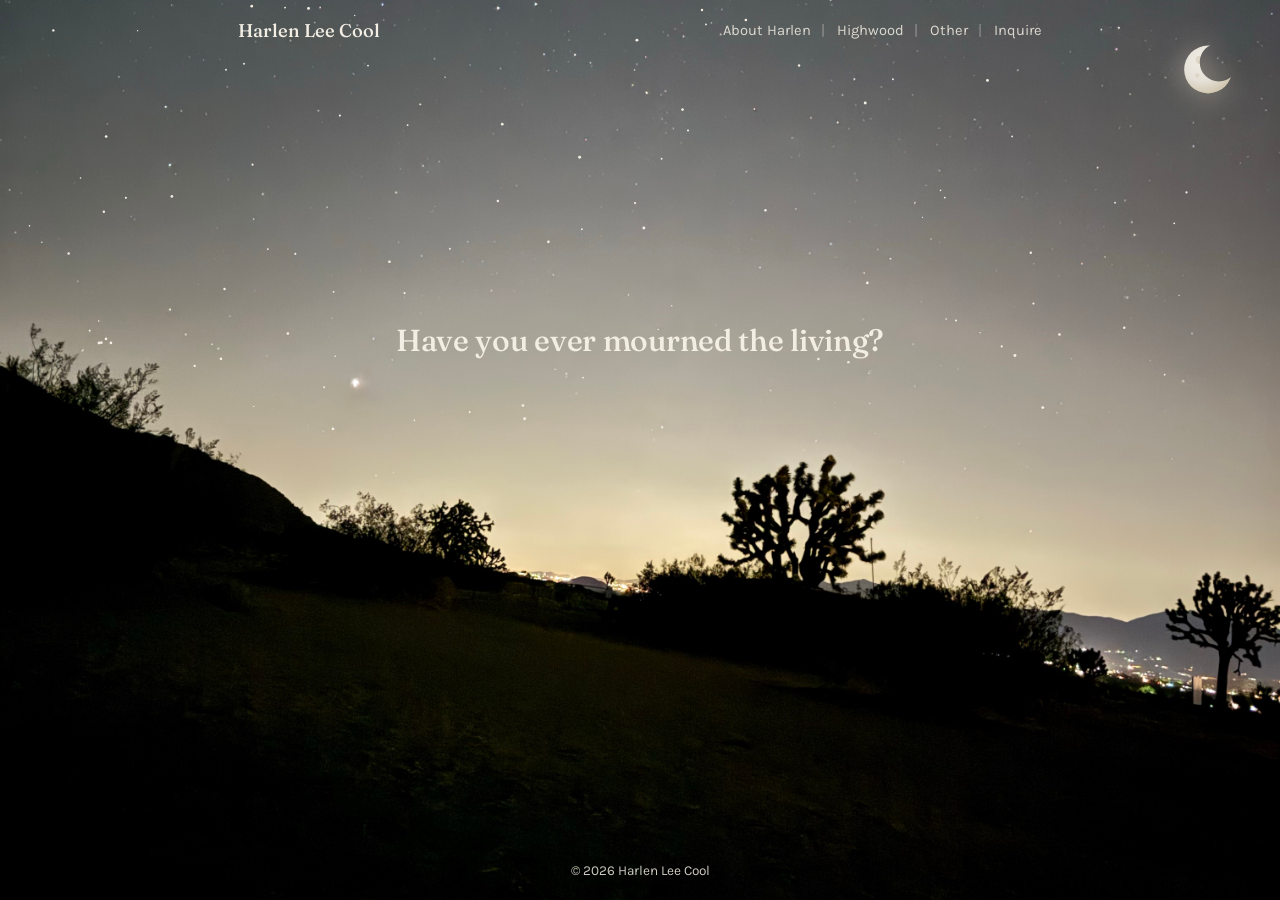
<file: index.html>
<!DOCTYPE html>
<html lang="en">
<head>
<meta charset="UTF-8">
<meta name="viewport" content="width=device-width, initial-scale=1.0">
<title>Harlen Lee Cool</title>
<link rel="preconnect" href="https://fonts.googleapis.com">
<link rel="preconnect" href="https://fonts.gstatic.com" crossorigin>
<link href="https://fonts.googleapis.com/css2?family=Fraunces:ital,opsz,wght@0,9..144,300;0,9..144,400;0,9..144,500;0,9..144,600;1,9..144,400;1,9..144,500&family=Karla:ital,wght@0,400;0,500;0,600;1,400&family=Caveat:wght@500;600&display=swap" rel="stylesheet">
<link rel="stylesheet" href="styles.css">
</head>
<body class="home">
<nav>
  <div class="wrap">
    <a class="brand" href="index.html">Harlen Lee Cool</a>
    <button class="navtoggle" id="navToggle" aria-label="Open menu" aria-expanded="false">&#9776;</button>
    <ul class="navlinks" id="navLinks">
      <li><a href="about.html">About Harlen</a></li>
      <li><a href="highwood.html">Highwood</a></li>
      <li><a href="other.html">Other</a></li>
      <li><a href="inquire.html">Inquire</a></li>
    </ul>
  </div>
</nav>
<header class="hero">
  <svg class="hero-moon" viewBox="0 0 56 56" fill="none" xmlns="http://www.w3.org/2000/svg" aria-hidden="true">
    <defs>
      <radialGradient id="moonShade" cx="38%" cy="32%" r="75%">
        <stop offset="0%" stop-color="#fffaf0"/>
        <stop offset="55%" stop-color="var(--paper)"/>
        <stop offset="100%" stop-color="#d8cbb0"/>
      </radialGradient>
    </defs>
    <mask id="heroMoonMask">
      <rect width="56" height="56" fill="#fff"/>
      <circle cx="35" cy="22" r="16" fill="#000"/>
    </mask>
    <g mask="url(#heroMoonMask)">
      <circle cx="26" cy="28" r="20" fill="url(#moonShade)"/>
      <circle cx="19" cy="20" r="3.4" fill="#c9bc9e" opacity="0.35"/>
      <circle cx="30" cy="34" r="2.4" fill="#c9bc9e" opacity="0.3"/>
      <circle cx="17" cy="33" r="1.8" fill="#c9bc9e" opacity="0.3"/>
      <circle cx="33" cy="22" r="1.5" fill="#c9bc9e" opacity="0.28"/>
    </g>
  </svg>
  <svg class="hero-stars-full" viewBox="0 0 960 720" preserveAspectRatio="xMidYMid slice" fill="none" xmlns="http://www.w3.org/2000/svg" aria-hidden="true">
    <g fill="var(--paper)">
      <circle class="twinkle" cx="168.4" cy="239.2" r="0.9" style="animation-delay:1.6s"/>
      <circle class="twinkle" cx="215.9" cy="272.6" r="1.0" style="animation-delay:1.7s"/>
      <circle class="twinkle" cx="484.7" cy="91.7" r="0.5" style="animation-delay:1.2s"/>
      <circle class="twinkle" cx="559.4" cy="37.5" r="1.0" style="animation-delay:0.8s"/>
      <circle class="twinkle" cx="231.4" cy="28.8" r="1.1" style="animation-delay:2.4s"/>
      <circle class="twinkle" cx="828.8" cy="215.2" r="0.5" style="animation-delay:1.1s"/>
      <circle class="twinkle" cx="477.7" cy="52.6" r="1.1" style="animation-delay:1.2s"/>
      <circle class="twinkle" cx="159.0" cy="280.7" r="0.6" style="animation-delay:3.1s"/>
      <circle class="twinkle" cx="436.4" cy="194.4" r="0.7" style="animation-delay:1.6s"/>
      <circle class="twinkle" cx="188.8" cy="27.1" r="1.0" style="animation-delay:0.8s"/>
      <circle class="twinkle" cx="740.6" cy="82.8" r="1.1" style="animation-delay:3.0s"/>
      <circle class="twinkle" cx="717.0" cy="262.9" r="0.8" style="animation-delay:2.4s"/>
      <circle class="twinkle" cx="128.9" cy="169.8" r="1.0" style="animation-delay:0.7s"/>
      <circle class="twinkle" cx="873.5" cy="303.5" r="0.7" style="animation-delay:1.2s"/>
      <circle class="twinkle" cx="434.7" cy="140.4" r="1.1" style="animation-delay:1.3s"/>
      <circle class="twinkle" cx="40.0" cy="45.3" r="0.9" style="animation-delay:3.3s"/>
      <circle class="twinkle" cx="476.3" cy="174.8" r="0.8" style="animation-delay:2.5s"/>
      <circle class="twinkle" cx="221.5" cy="212.9" r="0.8" style="animation-delay:2.1s"/>
      <circle class="twinkle" cx="183.0" cy="70.3" r="0.7" style="animation-delay:3.1s"/>
      <circle class="twinkle" cx="337.4" cy="209.1" r="0.7" style="animation-delay:0.3s"/>
      <circle class="twinkle" cx="76.0" cy="279.5" r="1.0" style="animation-delay:1.2s"/>
      <circle class="twinkle" cx="650.5" cy="234.7" r="1.0" style="animation-delay:3.2s"/>
      <circle class="twinkle" cx="393.5" cy="336.5" r="1.1" style="animation-delay:1.9s"/>
      <circle class="twinkle" cx="836.3" cy="174.5" r="0.7" style="animation-delay:0.8s"/>
      <circle class="twinkle" cx="79.5" cy="276.7" r="1.0" style="animation-delay:1.6s"/>
      <circle class="twinkle" cx="254.9" cy="109.2" r="0.8" style="animation-delay:0.6s"/>
      <circle class="twinkle" cx="79.6" cy="124.9" r="1.0" style="animation-delay:3.2s"/>
      <circle class="twinkle" cx="708.6" cy="170.7" r="0.7" style="animation-delay:3.2s"/>
      <circle class="twinkle" cx="503.8" cy="251.8" r="0.5" style="animation-delay:0.7s"/>
      <circle class="twinkle" cx="794.6" cy="273.4" r="1.0" style="animation-delay:2.0s"/>
      <circle class="twinkle" cx="411.3" cy="203.9" r="1.0" style="animation-delay:1.0s"/>
      <circle class="twinkle" cx="511.9" cy="104.7" r="1.0" style="animation-delay:0.0s"/>
      <circle class="twinkle" cx="652.3" cy="325.0" r="0.5" style="animation-delay:2.0s"/>
      <circle class="twinkle" cx="613.8" cy="291.8" r="0.9" style="animation-delay:0.8s"/>
      <circle class="twinkle" cx="392.2" cy="326.6" r="1.0" style="animation-delay:0.4s"/>
      <circle class="twinkle" cx="103.2" cy="45.5" r="0.5" style="animation-delay:1.5s"/>
      <circle class="twinkle" cx="146.0" cy="296.9" r="0.9" style="animation-delay:0.4s"/>
      <circle class="twinkle" cx="516.0" cy="120.4" r="0.8" style="animation-delay:0.7s"/>
      <circle class="twinkle" cx="169.5" cy="74.8" r="0.7" style="animation-delay:2.3s"/>
      <circle class="twinkle" cx="526.5" cy="30.0" r="0.9" style="animation-delay:2.9s"/>
      <circle class="twinkle" cx="735.1" cy="272.0" r="0.5" style="animation-delay:1.5s"/>
      <circle class="twinkle" cx="74.0" cy="263.3" r="0.6" style="animation-delay:2.3s"/>
      <circle class="twinkle" cx="250.2" cy="241.4" r="0.7" style="animation-delay:0.1s"/>
      <circle class="twinkle" cx="376.7" cy="115.6" r="1.0" style="animation-delay:1.0s"/>
      <circle class="twinkle" cx="482.9" cy="193.5" r="1.1" style="animation-delay:0.3s"/>
      <circle class="twinkle" cx="574.1" cy="180.2" r="0.9" style="animation-delay:3.2s"/>
      <circle class="twinkle" cx="303.4" cy="242.3" r="0.8" style="animation-delay:1.9s"/>
      <circle class="twinkle" cx="74.3" cy="279.8" r="1.1" style="animation-delay:1.2s"/>
      <circle class="twinkle" cx="310.8" cy="337.8" r="0.6" style="animation-delay:0.3s"/>
      <circle class="twinkle" cx="83.2" cy="279.7" r="1.0" style="animation-delay:1.5s"/>
      <circle class="twinkle" cx="592.9" cy="21.4" r="0.9" style="animation-delay:1.5s"/>
      <circle class="twinkle" cx="496.2" cy="141.6" r="0.7" style="animation-delay:0.7s"/>
      <circle class="twinkle" cx="60.4" cy="156.0" r="0.6" style="animation-delay:2.3s"/>
      <circle class="twinkle" cx="775.1" cy="250.2" r="0.8" style="animation-delay:0.8s"/>
      <circle class="twinkle" cx="373.4" cy="173.2" r="0.9" style="animation-delay:3.2s"/>
      <circle class="twinkle" cx="94.4" cy="170.9" r="0.8" style="animation-delay:2.4s"/>
      <circle class="twinkle" cx="843.2" cy="268.3" r="0.9" style="animation-delay:2.5s"/>
      <circle class="twinkle" cx="636.3" cy="294.1" r="0.9" style="animation-delay:2.3s"/>
      <circle class="twinkle" cx="243.1" cy="312.9" r="0.7" style="animation-delay:2.0s"/>
      <circle class="twinkle" cx="782.1" cy="328.2" r="1.1" style="animation-delay:0.0s"/>
      <circle class="twinkle" cx="305.7" cy="116.3" r="0.7" style="animation-delay:0.5s"/>
      <circle class="twinkle" cx="529.5" cy="40.8" r="0.7" style="animation-delay:3.1s"/>
      <circle class="twinkle" cx="705.4" cy="165.3" r="0.6" style="animation-delay:3.2s"/>
      <circle class="twinkle" cx="669.7" cy="81.9" r="0.7" style="animation-delay:2.1s"/>
      <circle class="twinkle" cx="648.9" cy="99.8" r="1.1" style="animation-delay:1.1s"/>
      <circle class="twinkle" cx="251.4" cy="289.7" r="0.6" style="animation-delay:2.2s"/>
      <circle class="twinkle" cx="200.9" cy="209.3" r="0.7" style="animation-delay:1.3s"/>
      <circle class="twinkle" cx="889.9" cy="166.8" r="0.8" style="animation-delay:2.0s"/>
      <circle class="twinkle" cx="276.0" cy="71.7" r="0.7" style="animation-delay:0.9s"/>
      <circle class="twinkle" cx="190.3" cy="327.3" r="0.5" style="animation-delay:2.7s"/>
      <circle class="twinkle" cx="884.3" cy="244.0" r="0.5" style="animation-delay:1.7s"/>
      <circle class="twinkle" cx="51.5" cy="212.6" r="0.9" style="animation-delay:0.8s"/>
      <circle class="twinkle" cx="22.1" cy="191.9" r="0.6" style="animation-delay:1.0s"/>
      <circle class="twinkle" cx="437.3" cy="305.7" r="0.7" style="animation-delay:0.4s"/>
      <circle class="twinkle" cx="751.3" cy="282.3" r="0.8" style="animation-delay:0.2s"/>
      <circle class="twinkle" cx="189.4" cy="146.0" r="0.8" style="animation-delay:0.7s"/>
      <circle class="twinkle" cx="761.2" cy="289.1" r="1.1" style="animation-delay:2.9s"/>
      <circle class="twinkle" cx="31.4" cy="204.2" r="0.5" style="animation-delay:3.0s"/>
      <circle class="twinkle" cx="709.6" cy="261.8" r="0.6" style="animation-delay:0.2s"/>
      <circle class="twinkle" cx="773.1" cy="212.1" r="0.9" style="animation-delay:1.6s"/>
      <circle class="twinkle" cx="759.1" cy="124.8" r="0.7" style="animation-delay:1.2s"/>
      <circle class="twinkle" cx="292.1" cy="218.8" r="1.0" style="animation-delay:0.2s"/>
      <circle class="twinkle" cx="77.9" cy="181.3" r="0.9" style="animation-delay:0.6s"/>
      <circle class="twinkle" cx="266.0" cy="34.1" r="0.5" style="animation-delay:1.6s"/>
      <circle class="twinkle" cx="648.1" cy="227.3" r="0.6" style="animation-delay:0.3s"/>
      <circle class="twinkle" cx="880.7" cy="190.0" r="0.7" style="animation-delay:2.3s"/>
      <circle class="twinkle" cx="691.9" cy="185.5" r="0.5" style="animation-delay:2.7s"/>
      <circle class="twinkle" cx="213.8" cy="28.2" r="0.7" style="animation-delay:1.8s"/>
      <circle class="twinkle" cx="599.3" cy="71.6" r="0.9" style="animation-delay:1.6s"/>
      <circle class="twinkle" cx="165.7" cy="291.6" r="1.0" style="animation-delay:3.0s"/>
    </g>
  </svg>
  <svg class="hero-scene" viewBox="0 0 960 540" preserveAspectRatio="none" fill="none" xmlns="http://www.w3.org/2000/svg" aria-hidden="true">
    <defs>
      <linearGradient id="taperLeft" x1="80" y1="0" x2="270" y2="0" gradientUnits="userSpaceOnUse">
      <stop offset="0%" stop-color="#fff" stop-opacity="0"/>
      <stop offset="18%" stop-color="#fff" stop-opacity="1"/>
      <stop offset="82%" stop-color="#fff" stop-opacity="1"/>
      <stop offset="100%" stop-color="#fff" stop-opacity="0"/>
    </linearGradient>
    <mask id="taperLeftMask"><rect x="0" y="0" width="960" height="540" fill="url(#taperLeft)"/></mask>
  
    <linearGradient id="taperCenter" x1="700" y1="0" x2="850" y2="0" gradientUnits="userSpaceOnUse">
      <stop offset="0%" stop-color="#fff" stop-opacity="0"/>
      <stop offset="18%" stop-color="#fff" stop-opacity="1"/>
      <stop offset="82%" stop-color="#fff" stop-opacity="1"/>
      <stop offset="100%" stop-color="#fff" stop-opacity="0"/>
    </linearGradient>
    <mask id="taperCenterMask"><rect x="0" y="0" width="960" height="540" fill="url(#taperCenter)"/></mask>
    </defs>

        <g mask="url(#taperLeftMask)">
      <path class="wind-draw" pathLength="100" d="M80 170 Q140 163 200 170 Q235 175 270 168" stroke="#f3eee4" stroke-width="1" fill="none" stroke-linecap="round" opacity="0.4" style="animation-delay:0s;"/>
      <path class="wind-draw" pathLength="100" d="M80 180 Q140 173 200 180 Q235 185 270 178" stroke="#f3eee4" stroke-width="1" fill="none" stroke-linecap="round" opacity="0.32" style="animation-delay:0.4s;"/>
    </g>

    <g mask="url(#taperCenterMask)">
      <path class="wind-draw" pathLength="100" d="M700 248 Q740 241 780 248 Q815 254 850 246" stroke="#f3eee4" stroke-width="1" fill="none" stroke-linecap="round" opacity="0.36" style="animation-delay:8.4s;"/>
    </g>
    </svg>
    <div class="wrap">
    <h1><span class="letter" style="animation-delay:3.000s">H</span><span class="letter" style="animation-delay:3.094s">a</span><span class="letter" style="animation-delay:3.188s">v</span><span class="letter" style="animation-delay:3.281s">e</span> <span class="letter" style="animation-delay:3.469s">y</span><span class="letter" style="animation-delay:3.562s">o</span><span class="letter" style="animation-delay:3.656s">u</span> <span class="letter" style="animation-delay:3.844s">e</span><span class="letter" style="animation-delay:3.938s">v</span><span class="letter" style="animation-delay:4.031s">e</span><span class="letter" style="animation-delay:4.125s">r</span> <span class="letter" style="animation-delay:4.312s">m</span><span class="letter" style="animation-delay:4.406s">o</span><span class="letter" style="animation-delay:4.500s">u</span><span class="letter" style="animation-delay:4.594s">r</span><span class="letter" style="animation-delay:4.688s">n</span><span class="letter" style="animation-delay:4.781s">e</span><span class="letter" style="animation-delay:4.875s">d</span> <span class="letter" style="animation-delay:5.062s">t</span><span class="letter" style="animation-delay:5.156s">h</span><span class="letter" style="animation-delay:5.250s">e</span> <span class="letter" style="animation-delay:5.438s">l</span><span class="letter" style="animation-delay:5.531s">i</span><span class="letter" style="animation-delay:5.625s">v</span><span class="letter" style="animation-delay:5.719s">i</span><span class="letter" style="animation-delay:5.812s">n</span><span class="letter" style="animation-delay:5.906s">g</span><span class="letter" style="animation-delay:6.000s">?</span></h1>
  </div>
</header>

<footer>
  <div class="wrap" style="display:flex; justify-content:center; align-items:center; width:100%;">
    <span>&copy; 2026 Harlen Lee Cool</span>
  </div>
</footer>
<script src="script.js"></script>
</body>
</html>
</file>
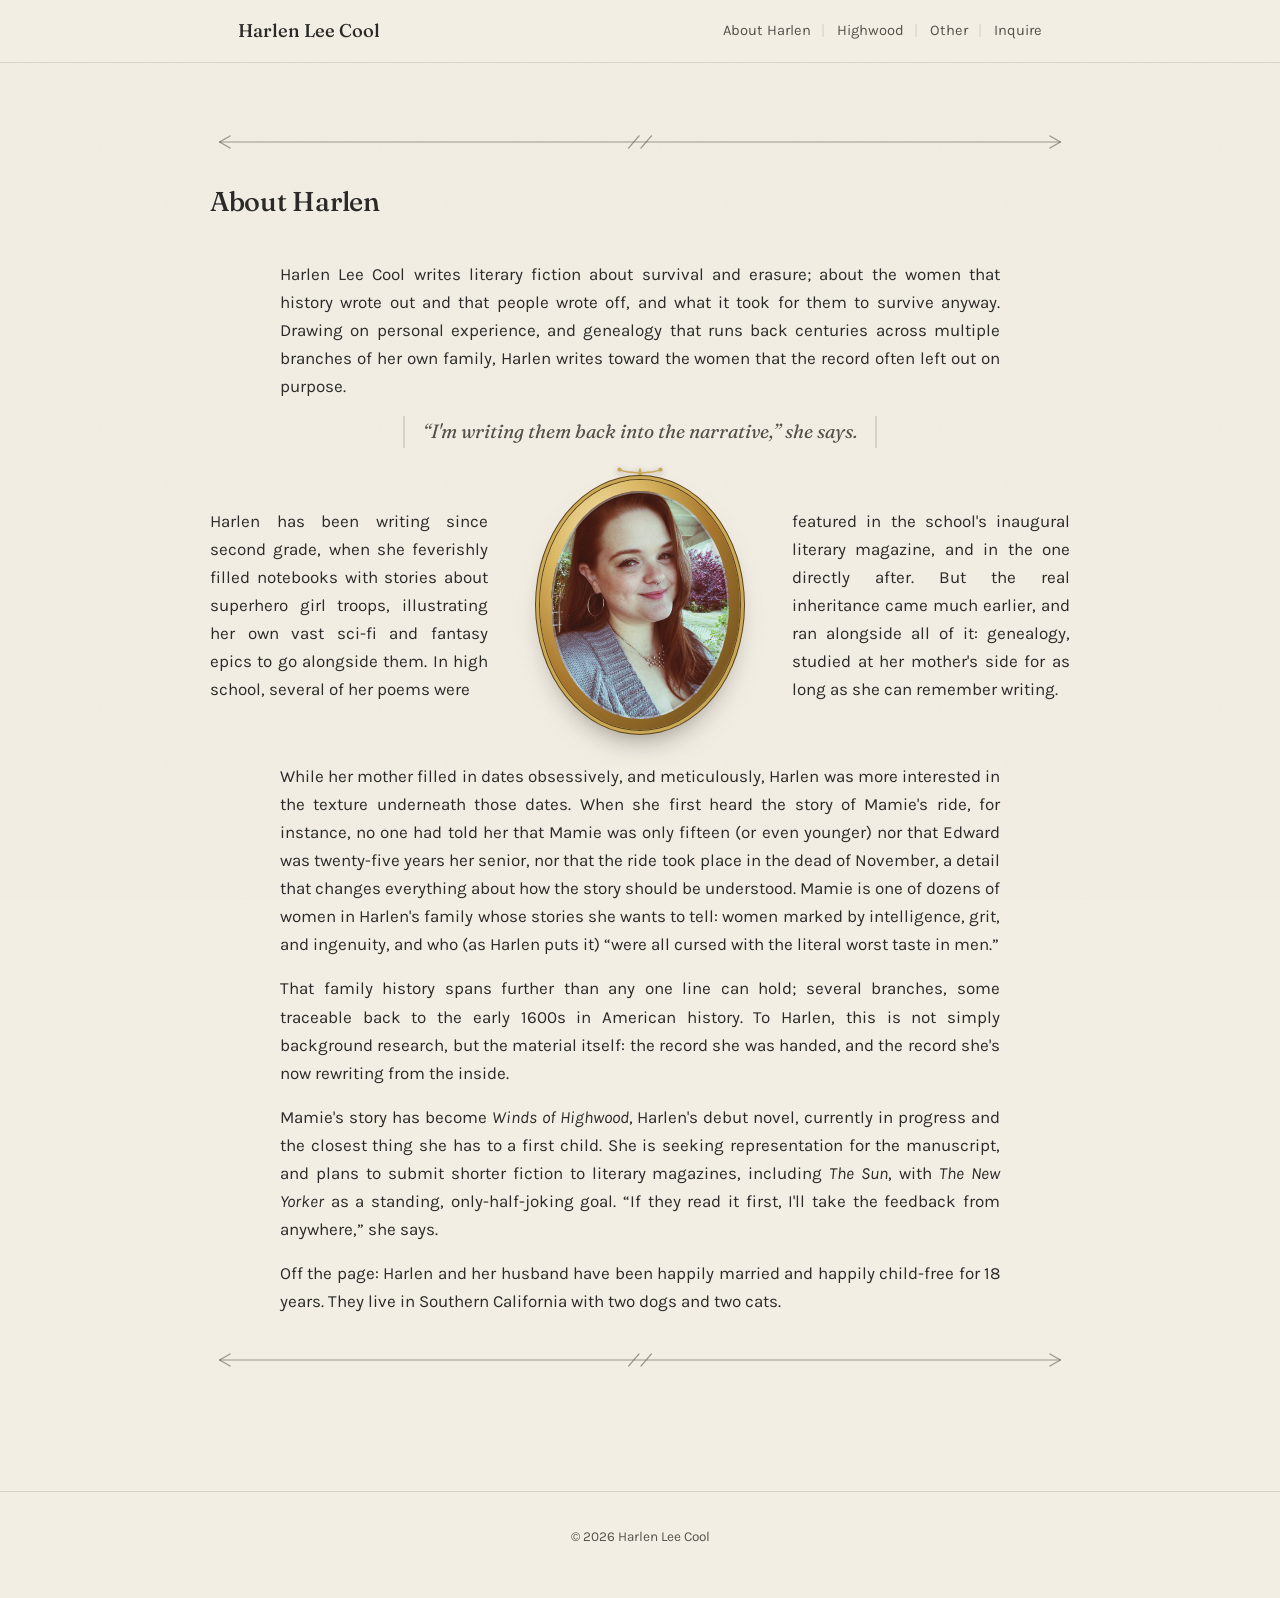
<file: about.html>
<!DOCTYPE html>
<html lang="en">
<head>
<meta charset="UTF-8">
<meta name="viewport" content="width=device-width, initial-scale=1.0">
<title>About Harlen &mdash; Harlen Lee Cool</title>
<link rel="preconnect" href="https://fonts.googleapis.com">
<link rel="preconnect" href="https://fonts.gstatic.com" crossorigin>
<link href="https://fonts.googleapis.com/css2?family=Fraunces:ital,opsz,wght@0,9..144,300;0,9..144,400;0,9..144,500;0,9..144,600;1,9..144,400;1,9..144,500&family=Karla:ital,wght@0,400;0,500;0,600;1,400&family=Caveat:wght@500;600&display=swap" rel="stylesheet">
<link rel="stylesheet" href="styles.css">
</head>
<body>
<nav>
  <div class="wrap">
    <a class="brand" href="index.html">Harlen Lee Cool</a>
    <button class="navtoggle" id="navToggle" aria-label="Open menu" aria-expanded="false">&#9776;</button>
    <ul class="navlinks" id="navLinks">
      <li><a href="about.html">About Harlen</a></li>
      <li><a href="highwood.html">Highwood</a></li>
      <li><a href="other.html">Other</a></li>
      <li><a href="inquire.html">Inquire</a></li>
    </ul>
  </div>
</nav>
<section class="section">
  <div class="wrap page-content">
    <div class="arrow-divider" aria-hidden="true">
      <svg viewBox="0 0 900 30" preserveAspectRatio="none" xmlns="http://www.w3.org/2000/svg">
        <line x1="10" y1="15" x2="890" y2="15" stroke="var(--ink-soft)" stroke-width="1.4" stroke-linecap="round" opacity="0.55"/>
        <path d="M10 15 L21 8 M10 15 L21 22" stroke="var(--ink-soft)" stroke-width="1.4" fill="none" stroke-linecap="round" opacity="0.55"/>
        <path d="M890 15 L879 8 M890 15 L879 22" stroke="var(--ink-soft)" stroke-width="1.4" fill="none" stroke-linecap="round" opacity="0.55"/>
        <line x1="438" y1="22" x2="449" y2="8" stroke="var(--ink-soft)" stroke-width="1.4" stroke-linecap="round" opacity="0.55"/>
        <line x1="451" y1="22" x2="462" y2="8" stroke="var(--ink-soft)" stroke-width="1.4" stroke-linecap="round" opacity="0.55"/>
      </svg>
    </div>
    <div class="section-head reveal">
      <h2>About Harlen</h2>
    </div>
    <div class="about-intro reveal">
      <p>
        Harlen Lee Cool writes literary fiction about survival and erasure; about the women that
        history wrote out and that people wrote off, and what it took for them to survive anyway.
        Drawing on personal experience, and genealogy that runs back centuries across multiple
        branches of her own family, Harlen writes toward the women that the record often left out
        on purpose.
      </p>
      <p class="pull-quote">&ldquo;I'm writing them back into the narrative,&rdquo; she says.</p>
    </div>

    <div class="about-mid-grid reveal">
      <div class="about-text-left">
        <p>
          Harlen has been writing since second grade, when she feverishly filled notebooks with
          stories about superhero girl troops, illustrating her own vast sci-fi and fantasy epics to
          go alongside them. In high school, several of her poems were
        </p>
      </div>

      <figure class="about-photo">
        <svg class="flourish" viewBox="0 0 60 24" fill="none" xmlns="http://www.w3.org/2000/svg" aria-hidden="true">
          <path d="M30 22 C30 14 26 10 30 4 C34 10 30 14 30 22 Z" fill="currentColor"/>
          <path d="M30 10 C22 8 16 10 8 6 M30 10 C38 8 44 10 52 6" stroke="currentColor" stroke-width="1.6" stroke-linecap="round" fill="none"/>
          <circle cx="8" cy="6" r="2.2" fill="currentColor"/>
          <circle cx="52" cy="6" r="2.2" fill="currentColor"/>
        </svg>
        <div class="frame">
          <img src="photo.jpg" alt="Harlen Lee Cool" class="photo-slot" style="object-fit:cover; padding:0; width:100%; height:100%;">
        </div>
      </figure>

      <div class="about-text-right">
        <p>
          featured in the school's inaugural literary magazine, and in the one directly after.
          But the real inheritance came much earlier, and ran alongside all of it: genealogy, studied
          at her mother's side for as long as she can remember writing.
        </p>
      </div>
    </div>

    <div class="about-outro reveal">
      <p>
        While her mother filled in dates obsessively, and meticulously, Harlen was more interested in
        the texture underneath those dates. When she first heard the story of Mamie's ride, for
        instance, no one had told her that Mamie was only fifteen (or even younger) nor that Edward
        was twenty-five years her senior, nor that the ride took place in the dead of November, a
        detail that changes everything about how the story should be understood. Mamie is one of
        dozens of women in Harlen's family whose stories she wants to tell: women marked by
        intelligence, grit, and ingenuity, and who (as Harlen puts it) &ldquo;were all cursed with the
        literal worst taste in men.&rdquo;
      </p>
      <p>
        That family history spans further than any one line can hold; several branches, some
        traceable back to the early 1600s in American history. To Harlen, this is not simply
        background research, but the material itself: the record she was handed, and the record
        she's now rewriting from the inside.
      </p>
      <p>
        Mamie's story has become <em>Winds of Highwood</em>, Harlen's debut novel, currently in
        progress and the closest thing she has to a first child. She is seeking representation for
        the manuscript, and plans to submit shorter fiction to literary magazines, including
        <em>The Sun</em>, with <em>The New Yorker</em> as a standing, only-half-joking goal.
        &ldquo;If they read it first, I'll take the feedback from anywhere,&rdquo; she says.
      </p>
      <p>
        Off the page: Harlen and her husband have been happily married and happily child-free for
        18 years. They live in Southern California with two dogs and two cats.
      </p>
    </div>
    <div class="arrow-divider" aria-hidden="true">
      <svg viewBox="0 0 900 30" preserveAspectRatio="none" xmlns="http://www.w3.org/2000/svg">
        <line x1="10" y1="15" x2="890" y2="15" stroke="var(--ink-soft)" stroke-width="1.4" stroke-linecap="round" opacity="0.55"/>
        <path d="M10 15 L21 8 M10 15 L21 22" stroke="var(--ink-soft)" stroke-width="1.4" fill="none" stroke-linecap="round" opacity="0.55"/>
        <path d="M890 15 L879 8 M890 15 L879 22" stroke="var(--ink-soft)" stroke-width="1.4" fill="none" stroke-linecap="round" opacity="0.55"/>
        <line x1="438" y1="22" x2="449" y2="8" stroke="var(--ink-soft)" stroke-width="1.4" stroke-linecap="round" opacity="0.55"/>
        <line x1="451" y1="22" x2="462" y2="8" stroke="var(--ink-soft)" stroke-width="1.4" stroke-linecap="round" opacity="0.55"/>
      </svg>
    </div>
  </div>
</section>

<footer>
  <div class="wrap" style="display:flex; justify-content:center; width:100%;">
    <span>&copy; 2026 Harlen Lee Cool</span>
  </div>
</footer>
<script src="script.js"></script>
</body>
</html>
</file>
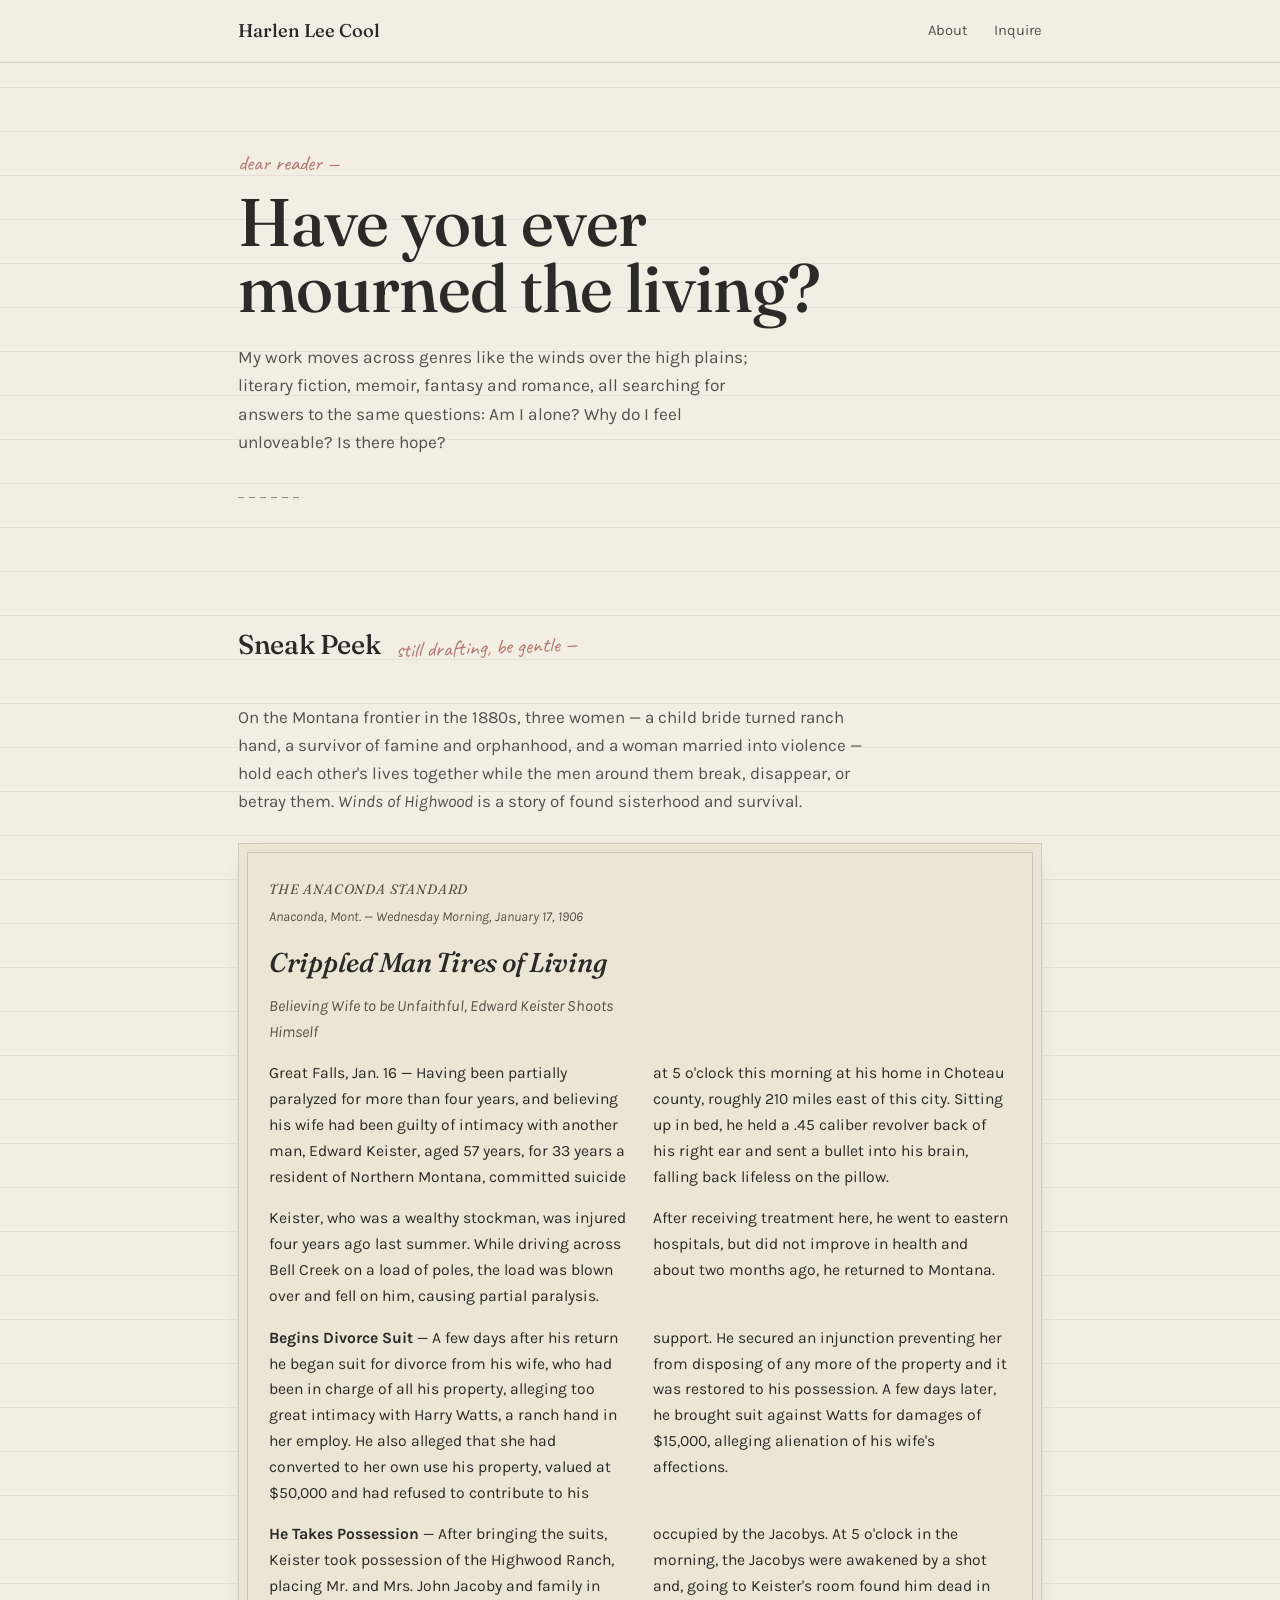
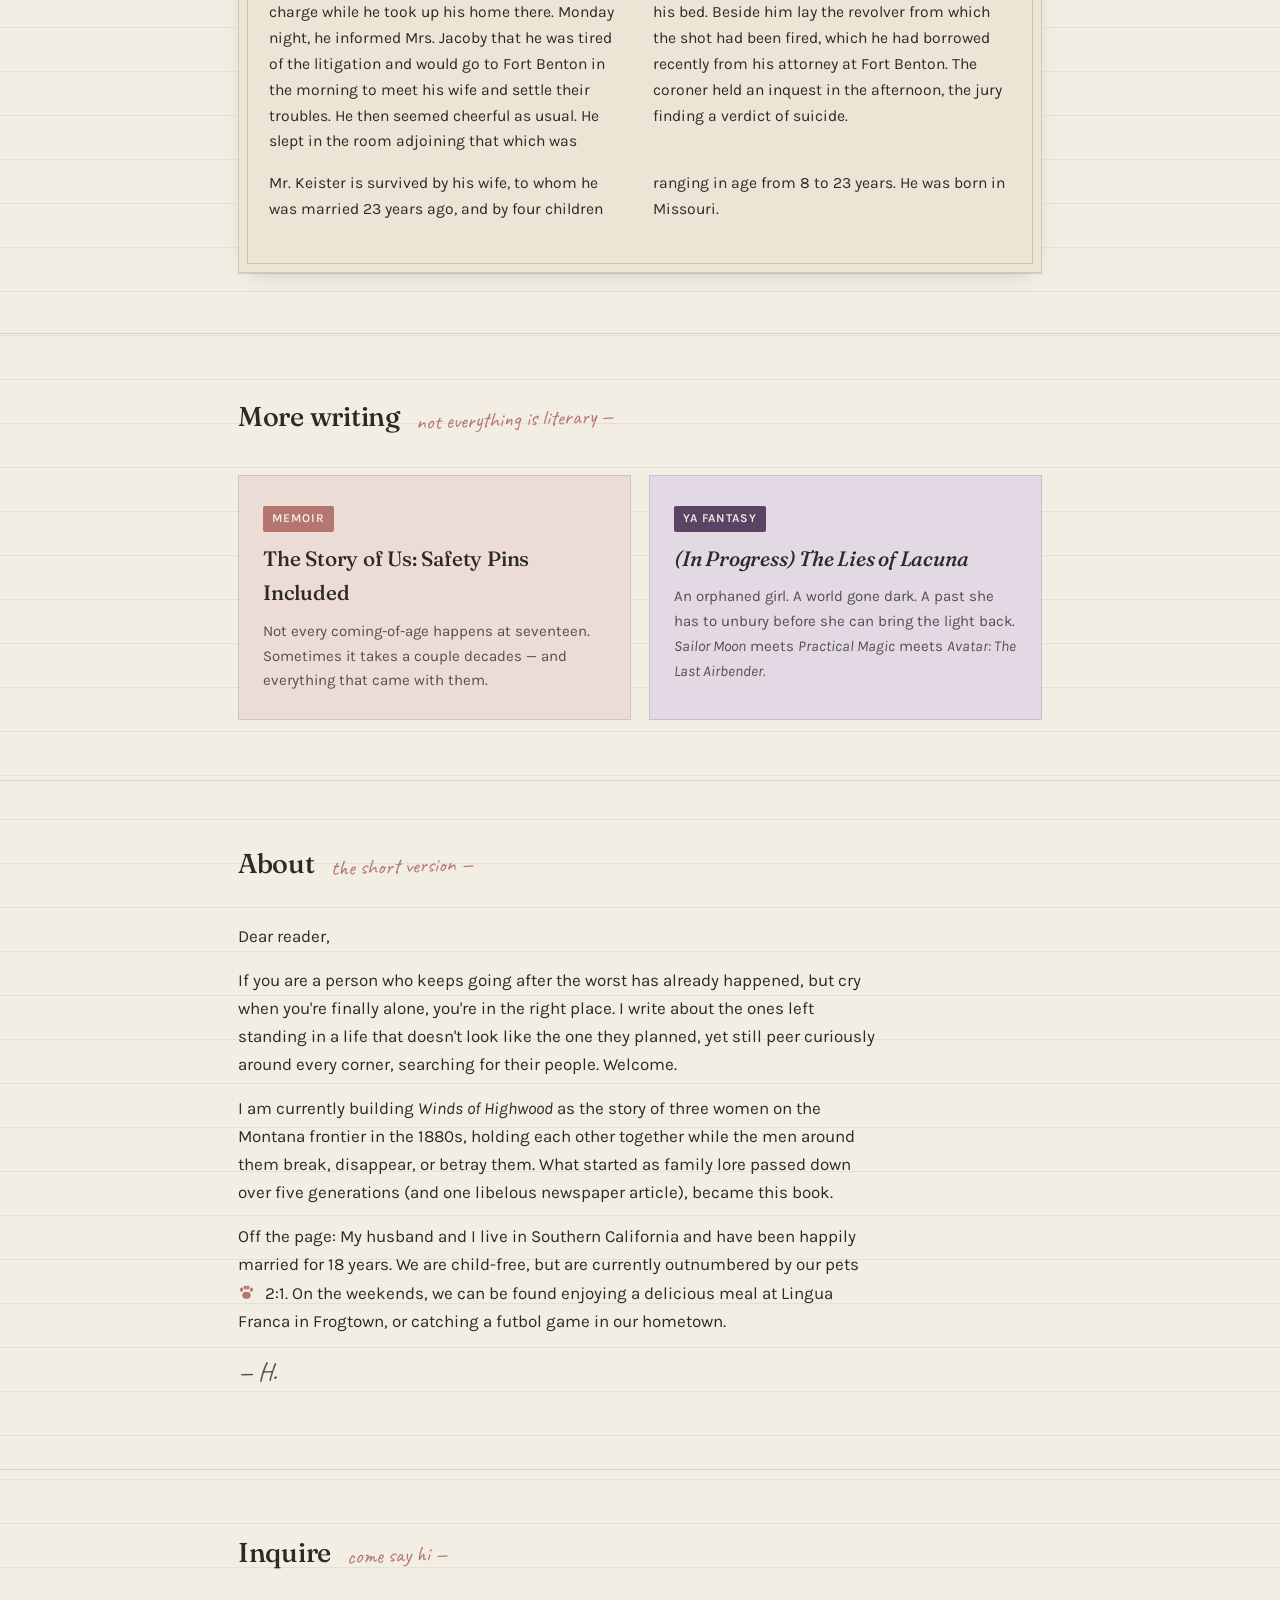
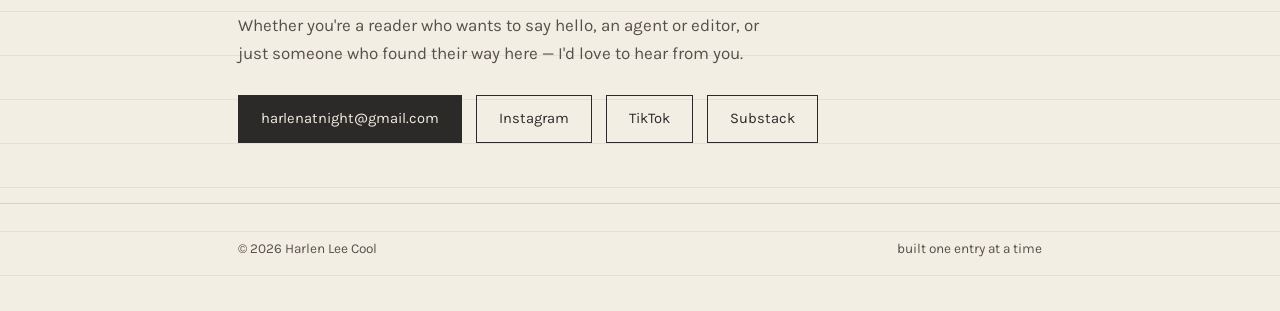
<file: harlen-site.html>
<!DOCTYPE html>
<html lang="en">
<head>
<meta charset="UTF-8">
<meta name="viewport" content="width=device-width, initial-scale=1.0">
<title>Harlen Lee Cool</title>
<link rel="preconnect" href="https://fonts.googleapis.com">
<link rel="preconnect" href="https://fonts.gstatic.com" crossorigin>
<link href="https://fonts.googleapis.com/css2?family=Fraunces:ital,opsz,wght@0,9..144,300;0,9..144,400;0,9..144,500;0,9..144,600;1,9..144,400;1,9..144,500&family=Karla:ital,wght@0,400;0,500;0,600;1,400&family=Caveat:wght@500;600&display=swap" rel="stylesheet">
<style>
  :root{
    --paper: #f3eee4;
    --paper-deep: #ece4d4;
    --ink: #2b2a28;
    --ink-soft: #55504a;
    --rose: #b5766f;
    --rose-tint: #ecdcd6;
    --sage: #6f7f5c;
    --sage-tint: #dee3d2;
    --plum: #5b4364;
    --plum-tint: #e2d9e4;
    --wine: #6e3a3a;
    --wine-tint: #e9d9d4;
    --rule: rgba(43,42,40,0.14);
  }

  *{box-sizing:border-box;}
  html{scroll-behavior:smooth;}

  body{
    margin:0;
    background:var(--paper);
    color:var(--ink);
    font-family:'Karla', sans-serif;
    font-size:17px;
    line-height:1.65;
    background-image:
      repeating-linear-gradient(transparent, transparent 43px, var(--rule) 44px);
  }

  @media (prefers-reduced-motion: reduce){
    *{animation:none !important; transition:none !important;}
  }

  h1,h2,h3{
    font-family:'Fraunces', serif;
    font-weight:500;
    margin:0;
    letter-spacing:-0.01em;
  }

  .note{
    font-family:'Caveat', cursive;
    color:var(--rose);
    font-size:1.35rem;
    line-height:1.1;
  }

  a{color:inherit;}
  a:focus-visible, button:focus-visible{outline:2px solid var(--ink); outline-offset:3px;}

  .wrap{max-width:860px; margin:0 auto; padding:0 28px;}

  /* NAV */
  nav{
    position:sticky; top:0; z-index:10;
    background:rgba(243,238,228,0.92);
    backdrop-filter:blur(6px);
    border-bottom:1px solid var(--rule);
  }
  nav .wrap{
    display:flex; align-items:center; justify-content:space-between;
    padding-top:16px; padding-bottom:16px;
  }
  .brand{font-family:'Fraunces', serif; font-weight:500; font-size:1.15rem;}
  .navlinks{display:flex; gap:26px; list-style:none; margin:0; padding:0; font-size:0.92rem;}
  .navlinks a{text-decoration:none; color:var(--ink-soft); border-bottom:1px solid transparent; padding-bottom:2px;}
  .navlinks a:hover{border-bottom-color:var(--ink-soft);}
  .navtoggle{display:none; background:none; border:none; font-size:1.5rem; cursor:pointer; color:var(--ink);}

  @media (max-width:640px){
    .navlinks{
      position:absolute; top:100%; left:0; right:0;
      flex-direction:column; gap:0;
      background:var(--paper); border-bottom:1px solid var(--rule);
      max-height:0; overflow:hidden; transition:max-height 0.3s ease;
    }
    .navlinks.open{max-height:260px;}
    .navlinks a{display:block; padding:14px 28px; border-bottom:1px solid var(--rule);}
    .navtoggle{display:block;}
  }

  /* HERO */
  .hero{padding:88px 0 64px; position:relative;}
  .hero .eyebrow{margin-bottom:14px;}
  .hero h1{font-size:clamp(2.6rem, 6vw, 4.2rem); line-height:0.98;}
  .hero .tagline{
    margin-top:22px; max-width:520px;
    font-size:1.08rem; color:var(--ink-soft);
  }
  .hero .stitch{
    margin-top:40px; height:1px; width:64px;
    background:repeating-linear-gradient(90deg, var(--ink) 0 6px, transparent 6px 11px);
    opacity:0.5;
  }

  /* SECTION HEADERS */
  .section{padding:60px 0;}
  .section + .section{border-top:1px solid var(--rule);}
  .section-head{
    display:flex; align-items:baseline; gap:16px; flex-wrap:wrap;
    margin-bottom:36px;
  }
  .section-head h2{font-size:1.7rem;}
  .section-head .note{transform:rotate(-2deg);}

  /* CLIPPING (Mothers of Highwood) */
  .clipping{
    background:var(--paper-deep);
    border:1px solid var(--rule);
    padding:34px 30px;
    position:relative;
    box-shadow:0 1px 0 var(--rule), 0 8px 22px -14px rgba(43,42,40,0.35);
  }
  .clipping::before{
    content:"";
    position:absolute; inset:8px;
    border:1px solid rgba(43,42,40,0.18);
    pointer-events:none;
  }
  .clipping .masthead{
    font-family:'Fraunces', serif; font-style:italic; font-weight:400;
    font-size:0.85rem; letter-spacing:0.06em; text-transform:uppercase;
    color:var(--ink-soft); margin-bottom:6px;
  }
  .clipping h3{
    font-size:1.7rem; font-style:italic; margin-bottom:14px; line-height:1.15;
  }
  .clipping .byline{
    font-size:0.85rem; color:var(--ink-soft); margin-bottom:18px; font-style:italic;
  }
  .clipping p{
    font-size:0.98rem;
    column-count:1;
  }
  @media (min-width:600px){
    .clipping p{column-count:2; column-gap:26px;}
  }
  .clipping .tag{
    display:inline-block; margin-top:20px;
    font-family:'Caveat', cursive; font-size:1.2rem;
    color:var(--sage);
  }

  /* WORKS GRID */
  .works-grid{display:grid; grid-template-columns:1fr; gap:18px;}
  @media (min-width:640px){
    .works-grid{grid-template-columns:1fr 1fr;}
  }
  .work-card{
    display:block;
    padding:26px 24px;
    border:1px solid var(--rule);
    position:relative;
    text-decoration:none;
    transition:transform 0.18s ease;
  }
  .work-card:hover{transform:translateY(-3px);}
  .work-card .kicker{
    font-size:0.75rem; text-transform:uppercase; letter-spacing:0.08em;
    font-weight:600; margin-bottom:10px; display:inline-block;
    padding:3px 9px; border-radius:2px;
  }
  .work-card h3{font-size:1.3rem; margin-bottom:8px;}
  .work-card p{font-size:0.94rem; color:var(--ink-soft); margin:0;}
  .work-card.memoir{background:var(--rose-tint);}
  .work-card.memoir .kicker{background:var(--rose); color:var(--paper);}
  .work-card.romantasy{background:var(--plum-tint);}
  .work-card.romantasy .kicker{background:var(--plum); color:var(--paper);}

  .paw{
    display:inline-block;
    width:1em; height:1em;
    vertical-align:-0.12em;
    margin-right:6px;
    color:var(--rose);
  }

  /* ABOUT */
  .about-body{max-width:640px;}
  .about-body p{margin:0 0 16px;}
  .signoff{font-family:'Caveat', cursive; font-size:1.6rem; color:var(--ink-soft); margin-top:22px;}

  /* CONNECT */
  .connect-links{
    display:flex; flex-wrap:wrap; gap:14px; margin-top:28px;
  }
  .connect-links a{
    text-decoration:none;
    border:1px solid var(--ink);
    padding:11px 22px;
    font-size:0.92rem;
    display:inline-block;
    transition:background 0.15s ease, color 0.15s ease;
  }
  .connect-links a:hover{background:var(--ink); color:var(--paper);}
  .connect-links a.primary{background:var(--ink); color:var(--paper);}
  .connect-links a.primary:hover{background:var(--ink-soft);}

  footer{
    border-top:1px solid var(--rule);
    padding:34px 0 50px;
    font-size:0.85rem; color:var(--ink-soft);
    display:flex; justify-content:space-between; flex-wrap:wrap; gap:10px;
  }
</style>
</head>
<body>

<nav>
  <div class="wrap">
    <span class="brand">Harlen Lee Cool</span>
    <button class="navtoggle" id="navToggle" aria-label="Open menu" aria-expanded="false">&#9776;</button>
    <ul class="navlinks" id="navLinks">
      <li><a href="#about">About</a></li>
      <li><a href="#inquire">Inquire</a></li>
    </ul>
  </div>
</nav>

<header class="hero">
  <div class="wrap">
    <div class="eyebrow note">dear reader &mdash;</div>
    <h1>Have you ever<br>mourned the living?</h1>
    <p class="tagline">My work moves across genres like the winds over the high plains; literary fiction, memoir, fantasy and romance, all searching for answers to the same questions: Am I alone? Why do I feel unloveable? Is there hope?</p>
    <div class="stitch"></div>
  </div>
</header>

<section class="section" id="current">
  <div class="wrap">
    <div class="section-head">
      <h2>Sneak Peek</h2>
      <span class="note">still drafting, be gentle &mdash;</span>
    </div>

    <p style="color:var(--ink-soft); max-width:640px; margin-bottom:28px;">
      On the Montana frontier in the 1880s, three women &mdash; a child bride turned ranch hand, a survivor
      of famine and orphanhood, and a woman married into violence &mdash; hold each other's lives together
      while the men around them break, disappear, or betray them. <em>Winds of Highwood</em> is a story of
      found sisterhood and survival.
    </p>

    <div class="clipping">
      <div class="masthead">The Anaconda Standard</div>
      <div class="byline">Anaconda, Mont. &mdash; Wednesday Morning, January 17, 1906</div>
      <h3>Crippled Man Tires of Living</h3>
      <p class="deck" style="font-style:italic; color:var(--ink-soft); margin-bottom:16px;">Believing Wife to be Unfaithful, Edward Keister Shoots Himself</p>
      <p>
        Great Falls, Jan. 16 &mdash; Having been partially paralyzed for more than four years, and believing
        his wife had been guilty of intimacy with another man, Edward Keister, aged 57 years, for 33 years
        a resident of Northern Montana, committed suicide at 5 o'clock this morning at his home in Choteau
        county, roughly 210 miles east of this city. Sitting up in bed, he held a .45 caliber revolver back
        of his right ear and sent a bullet into his brain, falling back lifeless on the pillow.
      </p>
      <p>
        Keister, who was a wealthy stockman, was injured four years ago last summer. While driving across
        Bell Creek on a load of poles, the load was blown over and fell on him, causing partial paralysis.
        After receiving treatment here, he went to eastern hospitals, but did not improve in health and
        about two months ago, he returned to Montana.
      </p>
      <p><strong>Begins Divorce Suit</strong> &mdash; A few days after his return he began suit for divorce
        from his wife, who had been in charge of all his property, alleging too great intimacy with Harry
        Watts, a ranch hand in her employ. He also alleged that she had converted to her own use his
        property, valued at $50,000 and had refused to contribute to his support. He secured an injunction
        preventing her from disposing of any more of the property and it was restored to his possession.
        A few days later, he brought suit against Watts for damages of $15,000, alleging alienation of his
        wife's affections.
      </p>
      <p><strong>He Takes Possession</strong> &mdash; After bringing the suits, Keister took possession of
        the Highwood Ranch, placing Mr. and Mrs. John Jacoby and family in charge while he took up his home
        there. Monday night, he informed Mrs. Jacoby that he was tired of the litigation and would go to
        Fort Benton in the morning to meet his wife and settle their troubles. He then seemed cheerful as
        usual. He slept in the room adjoining that which was occupied by the Jacobys. At 5 o'clock in the
        morning, the Jacobys were awakened by a shot and, going to Keister's room found him dead in his
        bed. Beside him lay the revolver from which the shot had been fired, which he had borrowed
        recently from his attorney at Fort Benton. The coroner held an inquest in the afternoon, the jury
        finding a verdict of suicide.
      </p>
      <p>
        Mr. Keister is survived by his wife, to whom he was married 23 years ago, and by four children
        ranging in age from 8 to 23 years. He was born in Missouri.
      </p>
    </div>
  </div>
</section>

<section class="section" id="other-works">
  <div class="wrap">
    <div class="section-head">
      <h2>More writing</h2>
      <span class="note">not everything is literary &mdash;</span>
    </div>

    <div class="works-grid">
      <a class="work-card memoir" href="https://harlenatnight.substack.com" target="_blank" rel="noopener">
        <span class="kicker">Memoir</span>
        <h3>The Story of Us: Safety Pins Included</h3>
        <p>Not every coming-of-age happens at seventeen. Sometimes it takes a couple decades &mdash; and everything that came with them.</p>
      </a>

      <div class="work-card romantasy">
        <span class="kicker">YA Fantasy</span>
        <h3><em>(In Progress) The Lies of Lacuna</em></h3>
        <p>An orphaned girl. A world gone dark. A past she has to unbury before she can bring the light back. <em>Sailor Moon</em> meets <em>Practical Magic</em> meets <em>Avatar: The Last Airbender.</em></p>
      </div>
    </div>
  </div>
</section>

<section class="section" id="about">
  <div class="wrap">
    <div class="section-head">
      <h2>About</h2>
      <span class="note">the short version &mdash;</span>
    </div>
    <div class="about-body">
      <p>Dear reader,</p>
      <p>
        If you are a person who keeps going after the worst has already happened, but cry when you're
        finally alone, you're in the right place. I write about the ones left standing in a life that
        doesn't look like the one they planned, yet still peer curiously around every corner, searching
        for their people. Welcome.
      </p>
      <p>
        I am currently building <em>Winds of Highwood</em> as the story of three women on the Montana
        frontier in the 1880s, holding each other together while the men around them break, disappear,
        or betray them. What started as family lore passed down over five generations (and one libelous
        newspaper article), became this book.
      </p>
      <p>
        Off the page: My husband and I live in Southern California and have been happily married for
        18 years. We are child-free, but are currently outnumbered by our pets
        <svg class="paw" viewBox="0 0 24 24" fill="currentColor" aria-hidden="true"><ellipse cx="12" cy="16" rx="6" ry="5"/><ellipse cx="5" cy="8" rx="2.2" ry="3"/><ellipse cx="10" cy="5" rx="2.2" ry="3"/><ellipse cx="14" cy="5" rx="2.2" ry="3"/><ellipse cx="19" cy="8" rx="2.2" ry="3"/></svg>
        2:1. On the weekends, we can be found enjoying a delicious meal at Lingua Franca in Frogtown,
        or catching a futbol game in our hometown.
      </p>
      <p class="signoff">&mdash; H.</p>
    </div>
  </div>
</section>

<section class="section" id="inquire">
  <div class="wrap">
    <div class="section-head">
      <h2>Inquire</h2>
      <span class="note">come say hi &mdash;</span>
    </div>
    <p style="color:var(--ink-soft); max-width:540px;">
      Whether you're a reader who wants to say hello, an agent or editor, or just someone who found
      their way here &mdash; I'd love to hear from you.
    </p>
    <div class="connect-links">
      <a href="mailto:harlenatnight@gmail.com" class="primary">harlenatnight@gmail.com</a>
      <a href="https://www.instagram.com/harlenatnight" target="_blank" rel="noopener">Instagram</a>
      <a href="https://www.tiktok.com/@harlenatnight" target="_blank" rel="noopener">TikTok</a>
      <a href="https://harlenatnight.substack.com" target="_blank" rel="noopener">Substack</a>
    </div>
  </div>
</section>

<footer>
  <div class="wrap" style="display:flex; justify-content:space-between; width:100%; flex-wrap:wrap; gap:10px;">
    <span>&copy; 2026 Harlen Lee Cool</span>
    <span>built one entry at a time</span>
  </div>
</footer>

<script>
  const navToggle = document.getElementById('navToggle');
  const navLinks = document.getElementById('navLinks');
  navToggle.addEventListener('click', () => {
    const isOpen = navLinks.classList.toggle('open');
    navToggle.setAttribute('aria-expanded', isOpen);
  });
  navLinks.querySelectorAll('a').forEach(link => {
    link.addEventListener('click', () => {
      navLinks.classList.remove('open');
      navToggle.setAttribute('aria-expanded', 'false');
    });
  });
</script>

</body>
</html>
</file>
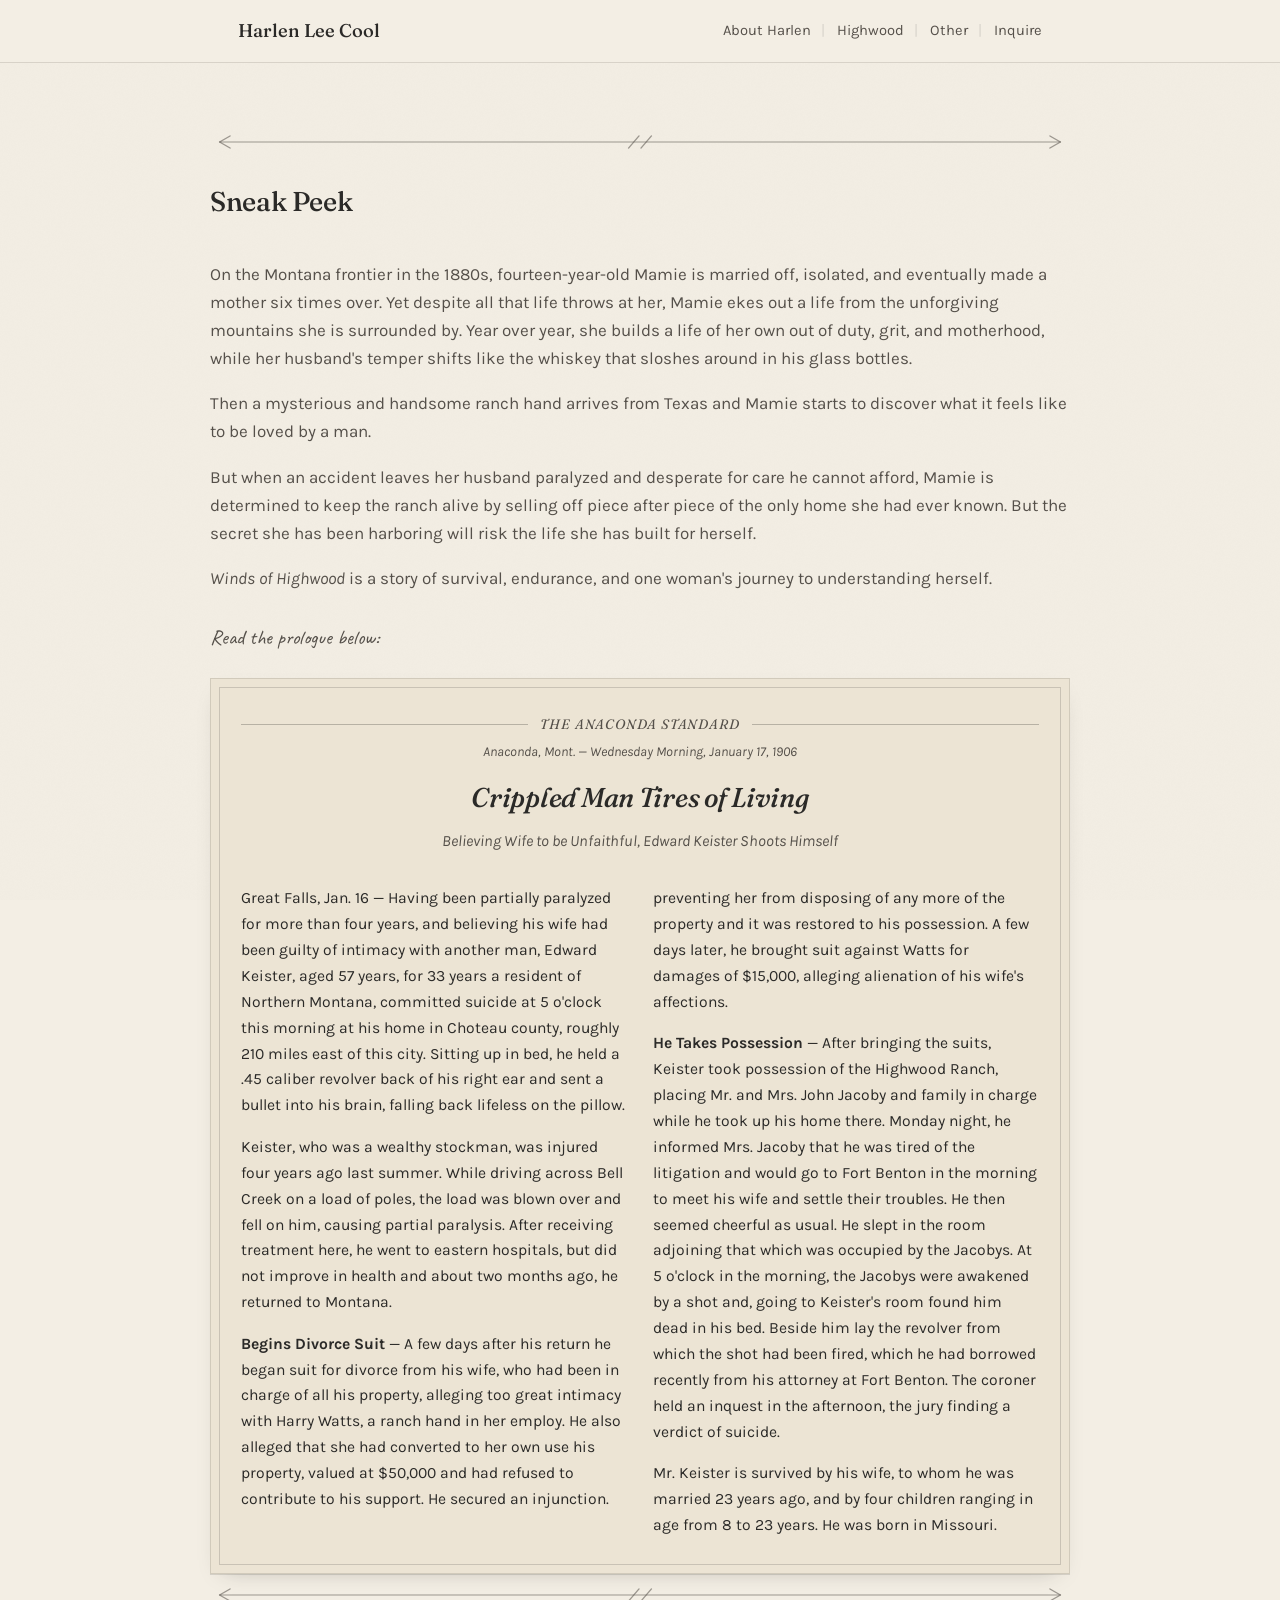
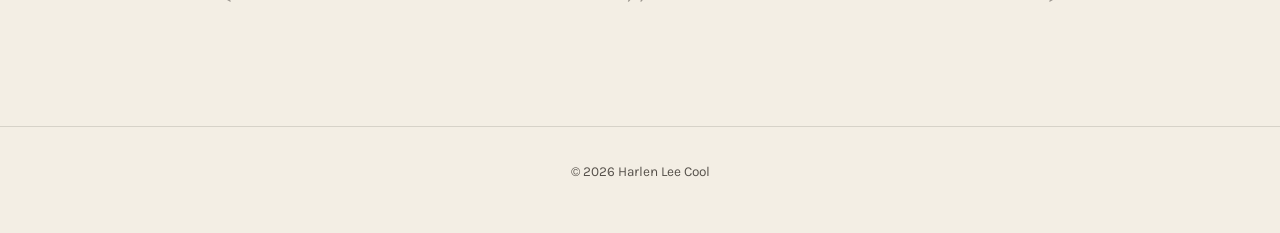
<file: highwood.html>
<!DOCTYPE html>
<html lang="en">
<head>
<meta charset="UTF-8">
<meta name="viewport" content="width=device-width, initial-scale=1.0">
<title>Highwood &mdash; Harlen Lee Cool</title>
<link rel="preconnect" href="https://fonts.googleapis.com">
<link rel="preconnect" href="https://fonts.gstatic.com" crossorigin>
<link href="https://fonts.googleapis.com/css2?family=Fraunces:ital,opsz,wght@0,9..144,300;0,9..144,400;0,9..144,500;0,9..144,600;1,9..144,400;1,9..144,500&family=Karla:ital,wght@0,400;0,500;0,600;1,400&family=Caveat:wght@500;600&display=swap" rel="stylesheet">
<link rel="stylesheet" href="styles.css">
</head>
<body>
<nav>
  <div class="wrap">
    <a class="brand" href="index.html">Harlen Lee Cool</a>
    <button class="navtoggle" id="navToggle" aria-label="Open menu" aria-expanded="false">&#9776;</button>
    <ul class="navlinks" id="navLinks">
      <li><a href="about.html">About Harlen</a></li>
      <li><a href="highwood.html">Highwood</a></li>
      <li><a href="other.html">Other</a></li>
      <li><a href="inquire.html">Inquire</a></li>
    </ul>
  </div>
</nav>
<section class="section">
  <div class="wrap page-content">
    <div class="arrow-divider" aria-hidden="true">
      <svg viewBox="0 0 900 30" preserveAspectRatio="none" xmlns="http://www.w3.org/2000/svg">
        <line x1="10" y1="15" x2="890" y2="15" stroke="var(--ink-soft)" stroke-width="1.4" stroke-linecap="round" opacity="0.55"/>
        <path d="M10 15 L21 8 M10 15 L21 22" stroke="var(--ink-soft)" stroke-width="1.4" fill="none" stroke-linecap="round" opacity="0.55"/>
        <path d="M890 15 L879 8 M890 15 L879 22" stroke="var(--ink-soft)" stroke-width="1.4" fill="none" stroke-linecap="round" opacity="0.55"/>
        <line x1="438" y1="22" x2="449" y2="8" stroke="var(--ink-soft)" stroke-width="1.4" stroke-linecap="round" opacity="0.55"/>
        <line x1="451" y1="22" x2="462" y2="8" stroke="var(--ink-soft)" stroke-width="1.4" stroke-linecap="round" opacity="0.55"/>
      </svg>
    </div>
<div class="section-head reveal" style="margin-top:24px;">
      <h2>Sneak Peek</h2>
    </div>

    <p class="reveal" style="color:var(--ink-soft); max-width:none; margin-bottom:16px;">
      On the Montana frontier in the 1880s, fourteen-year-old Mamie is married off, isolated, and
      eventually made a mother six times over. Yet despite all that life throws at her, Mamie ekes
      out a life from the unforgiving mountains she is surrounded by. Year over year, she builds a
      life of her own out of duty, grit, and motherhood, while her husband's temper shifts like the
      whiskey that sloshes around in his glass bottles.
    </p>
    <p class="reveal" style="color:var(--ink-soft); max-width:none; margin-bottom:16px;">
      Then a mysterious and handsome ranch hand arrives from Texas and Mamie starts to discover what
      it feels like to be loved by a man.
    </p>
    <p class="reveal" style="color:var(--ink-soft); max-width:none; margin-bottom:16px;">
      But when an accident leaves her husband paralyzed and desperate for care he cannot afford,
      Mamie is determined to keep the ranch alive by selling off piece after piece of the only home
      she had ever known. But the secret she has been harboring will risk the life she has built for
      herself.
    </p>
    <p class="reveal" style="color:var(--ink-soft); max-width:none; margin-bottom:28px;">
      <em>Winds of Highwood</em> is a story of survival, endurance, and one woman's journey to
      understanding herself.
    </p>

    <p class="reveal" style="color:var(--ink-soft); font-family:'Caveat', cursive; font-size:1.3rem; margin-bottom:24px;">
      Read the prologue below:
    </p>

    <div class="clipping reveal">
      <div class="masthead">The Anaconda Standard</div>
      <div class="byline">Anaconda, Mont. &mdash; Wednesday Morning, January 17, 1906</div>
      <h3>Crippled Man Tires of Living</h3>
      <p class="deck" style="font-style:italic; color:var(--ink-soft); margin-bottom:16px; text-align:center;">Believing Wife to be Unfaithful, Edward Keister Shoots Himself</p>
      <div class="clipping-body">
      <div class="clip-col">
      <p>
        Great Falls, Jan. 16 &mdash; Having been partially paralyzed for more than four years, and believing
        his wife had been guilty of intimacy with another man, Edward Keister, aged 57 years, for 33 years
        a resident of Northern Montana, committed suicide at 5 o'clock this morning at his home in Choteau
        county, roughly 210 miles east of this city. Sitting up in bed, he held a .45 caliber revolver back
        of his right ear and sent a bullet into his brain, falling back lifeless on the pillow.
      </p>
      <p>
        Keister, who was a wealthy stockman, was injured four years ago last summer. While driving across
        Bell Creek on a load of poles, the load was blown over and fell on him, causing partial paralysis.
        After receiving treatment here, he went to eastern hospitals, but did not improve in health and
        about two months ago, he returned to Montana.
      </p>
      <p><strong>Begins Divorce Suit</strong> &mdash; A few days after his return he began suit for divorce
        from his wife, who had been in charge of all his property, alleging too great intimacy with Harry
        Watts, a ranch hand in her employ. He also alleged that she had converted to her own use his
        property, valued at $50,000 and had refused to contribute to his support. He secured an injunction.
      </p>
      </div>
      <div class="clip-col">
      <p>
        preventing her from disposing of any more of the property and it was restored to his possession.
        A few days later, he brought suit against Watts for damages of $15,000, alleging alienation of his
        wife's affections.
      </p>
      <p><strong>He Takes Possession</strong> &mdash; After bringing the suits, Keister took possession of
        the Highwood Ranch, placing Mr. and Mrs. John Jacoby and family in charge while he took up his home
        there. Monday night, he informed Mrs. Jacoby that he was tired of the litigation and would go to
        Fort Benton in the morning to meet his wife and settle their troubles. He then seemed cheerful as
        usual. He slept in the room adjoining that which was occupied by the Jacobys. At 5 o'clock in the
        morning, the Jacobys were awakened by a shot and, going to Keister's room found him dead in his
        bed. Beside him lay the revolver from which the shot had been fired, which he had borrowed
        recently from his attorney at Fort Benton. The coroner held an inquest in the afternoon, the jury
        finding a verdict of suicide.
      </p>
      <p>
        Mr. Keister is survived by his wife, to whom he was married 23 years ago, and by four children
        ranging in age from 8 to 23 years. He was born in Missouri.
      </p>
      </div>
      </div>
    </div>
    <div class="arrow-divider" aria-hidden="true">
      <svg viewBox="0 0 900 30" preserveAspectRatio="none" xmlns="http://www.w3.org/2000/svg">
        <line x1="10" y1="15" x2="890" y2="15" stroke="var(--ink-soft)" stroke-width="1.4" stroke-linecap="round" opacity="0.55"/>
        <path d="M10 15 L21 8 M10 15 L21 22" stroke="var(--ink-soft)" stroke-width="1.4" fill="none" stroke-linecap="round" opacity="0.55"/>
        <path d="M890 15 L879 8 M890 15 L879 22" stroke="var(--ink-soft)" stroke-width="1.4" fill="none" stroke-linecap="round" opacity="0.55"/>
        <line x1="438" y1="22" x2="449" y2="8" stroke="var(--ink-soft)" stroke-width="1.4" stroke-linecap="round" opacity="0.55"/>
        <line x1="451" y1="22" x2="462" y2="8" stroke="var(--ink-soft)" stroke-width="1.4" stroke-linecap="round" opacity="0.55"/>
      </svg>
    </div>
  </div>
</section>

<footer>
  <div class="wrap" style="display:flex; justify-content:center; width:100%;">
    <span>&copy; 2026 Harlen Lee Cool</span>
  </div>
</footer>
<script src="script.js"></script>
</body>
</html>
</file>
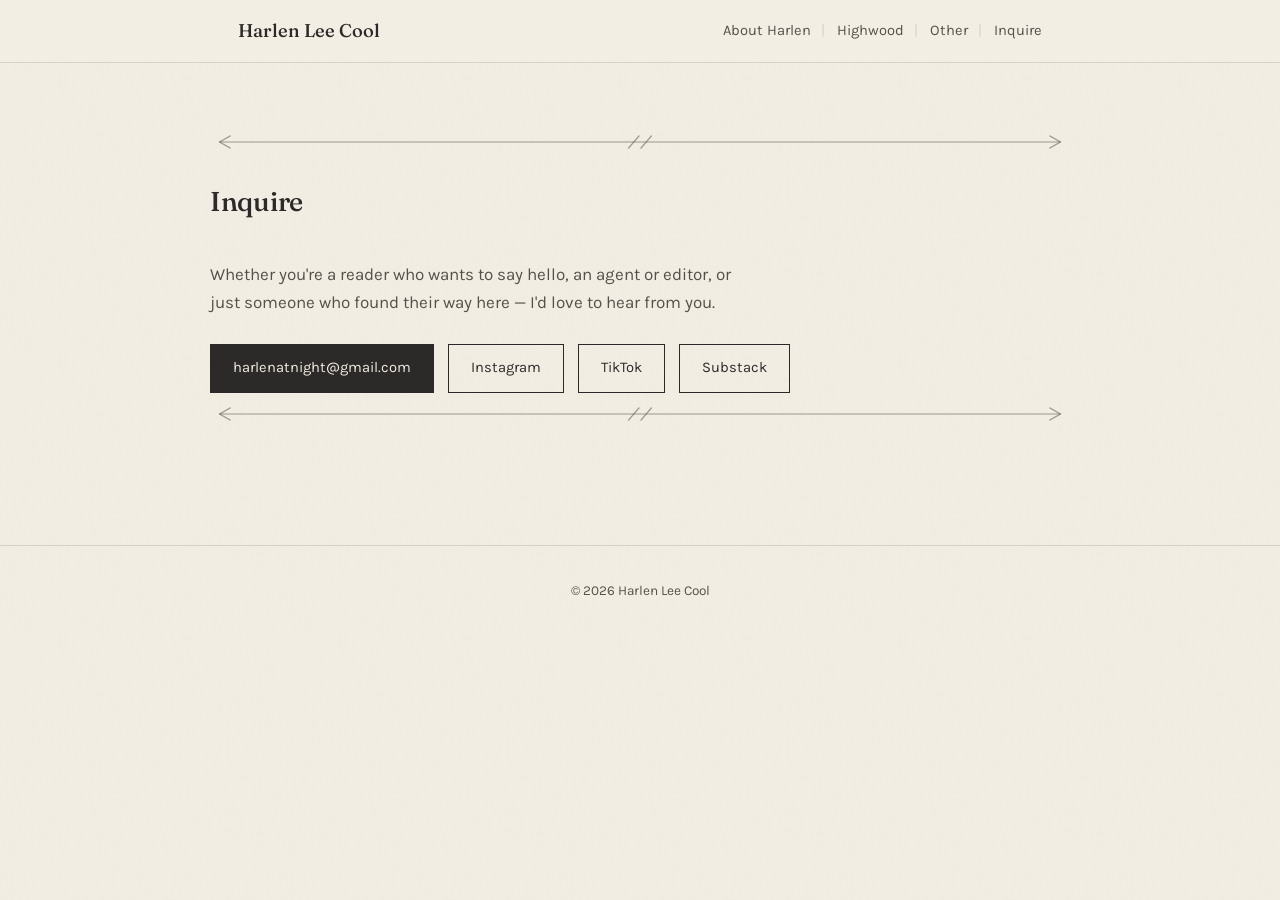
<file: inquire.html>
<!DOCTYPE html>
<html lang="en">
<head>
<meta charset="UTF-8">
<meta name="viewport" content="width=device-width, initial-scale=1.0">
<title>Inquire &mdash; Harlen Lee Cool</title>
<link rel="preconnect" href="https://fonts.googleapis.com">
<link rel="preconnect" href="https://fonts.gstatic.com" crossorigin>
<link href="https://fonts.googleapis.com/css2?family=Fraunces:ital,opsz,wght@0,9..144,300;0,9..144,400;0,9..144,500;0,9..144,600;1,9..144,400;1,9..144,500&family=Karla:ital,wght@0,400;0,500;0,600;1,400&family=Caveat:wght@500;600&display=swap" rel="stylesheet">
<link rel="stylesheet" href="styles.css">
</head>
<body>
<nav>
  <div class="wrap">
    <a class="brand" href="index.html">Harlen Lee Cool</a>
    <button class="navtoggle" id="navToggle" aria-label="Open menu" aria-expanded="false">&#9776;</button>
    <ul class="navlinks" id="navLinks">
      <li><a href="about.html">About Harlen</a></li>
      <li><a href="highwood.html">Highwood</a></li>
      <li><a href="other.html">Other</a></li>
      <li><a href="inquire.html">Inquire</a></li>
    </ul>
  </div>
</nav>
<section class="section">
  <div class="wrap page-content">
    <div class="arrow-divider" aria-hidden="true">
      <svg viewBox="0 0 900 30" preserveAspectRatio="none" xmlns="http://www.w3.org/2000/svg">
        <line x1="10" y1="15" x2="890" y2="15" stroke="var(--ink-soft)" stroke-width="1.4" stroke-linecap="round" opacity="0.55"/>
        <path d="M10 15 L21 8 M10 15 L21 22" stroke="var(--ink-soft)" stroke-width="1.4" fill="none" stroke-linecap="round" opacity="0.55"/>
        <path d="M890 15 L879 8 M890 15 L879 22" stroke="var(--ink-soft)" stroke-width="1.4" fill="none" stroke-linecap="round" opacity="0.55"/>
        <line x1="438" y1="22" x2="449" y2="8" stroke="var(--ink-soft)" stroke-width="1.4" stroke-linecap="round" opacity="0.55"/>
        <line x1="451" y1="22" x2="462" y2="8" stroke="var(--ink-soft)" stroke-width="1.4" stroke-linecap="round" opacity="0.55"/>
      </svg>
    </div>
    <div class="section-head reveal">
      <h2>Inquire</h2>
    </div>
    <p class="reveal" style="color:var(--ink-soft); max-width:540px;">
      Whether you're a reader who wants to say hello, an agent or editor, or just someone who found
      their way here &mdash; I'd love to hear from you.
    </p>
    <div class="connect-links">
      <a href="mailto:harlenatnight@gmail.com" class="primary">harlenatnight@gmail.com</a>
      <a href="https://www.instagram.com/harlenwritesatnight" target="_blank" rel="noopener">Instagram</a>
      <a href="https://www.tiktok.com/@harlenwritesatnight" target="_blank" rel="noopener">TikTok</a>
      <a href="https://harlenatnight.substack.com" target="_blank" rel="noopener">Substack</a>
    </div>
    <div class="arrow-divider" aria-hidden="true">
      <svg viewBox="0 0 900 30" preserveAspectRatio="none" xmlns="http://www.w3.org/2000/svg">
        <line x1="10" y1="15" x2="890" y2="15" stroke="var(--ink-soft)" stroke-width="1.4" stroke-linecap="round" opacity="0.55"/>
        <path d="M10 15 L21 8 M10 15 L21 22" stroke="var(--ink-soft)" stroke-width="1.4" fill="none" stroke-linecap="round" opacity="0.55"/>
        <path d="M890 15 L879 8 M890 15 L879 22" stroke="var(--ink-soft)" stroke-width="1.4" fill="none" stroke-linecap="round" opacity="0.55"/>
        <line x1="438" y1="22" x2="449" y2="8" stroke="var(--ink-soft)" stroke-width="1.4" stroke-linecap="round" opacity="0.55"/>
        <line x1="451" y1="22" x2="462" y2="8" stroke="var(--ink-soft)" stroke-width="1.4" stroke-linecap="round" opacity="0.55"/>
      </svg>
    </div>
  </div>
</section>

<footer>
  <div class="wrap" style="display:flex; justify-content:center; width:100%;">
    <span>&copy; 2026 Harlen Lee Cool</span>
  </div>
</footer>
<script src="script.js"></script>
</body>
</html>
</file>
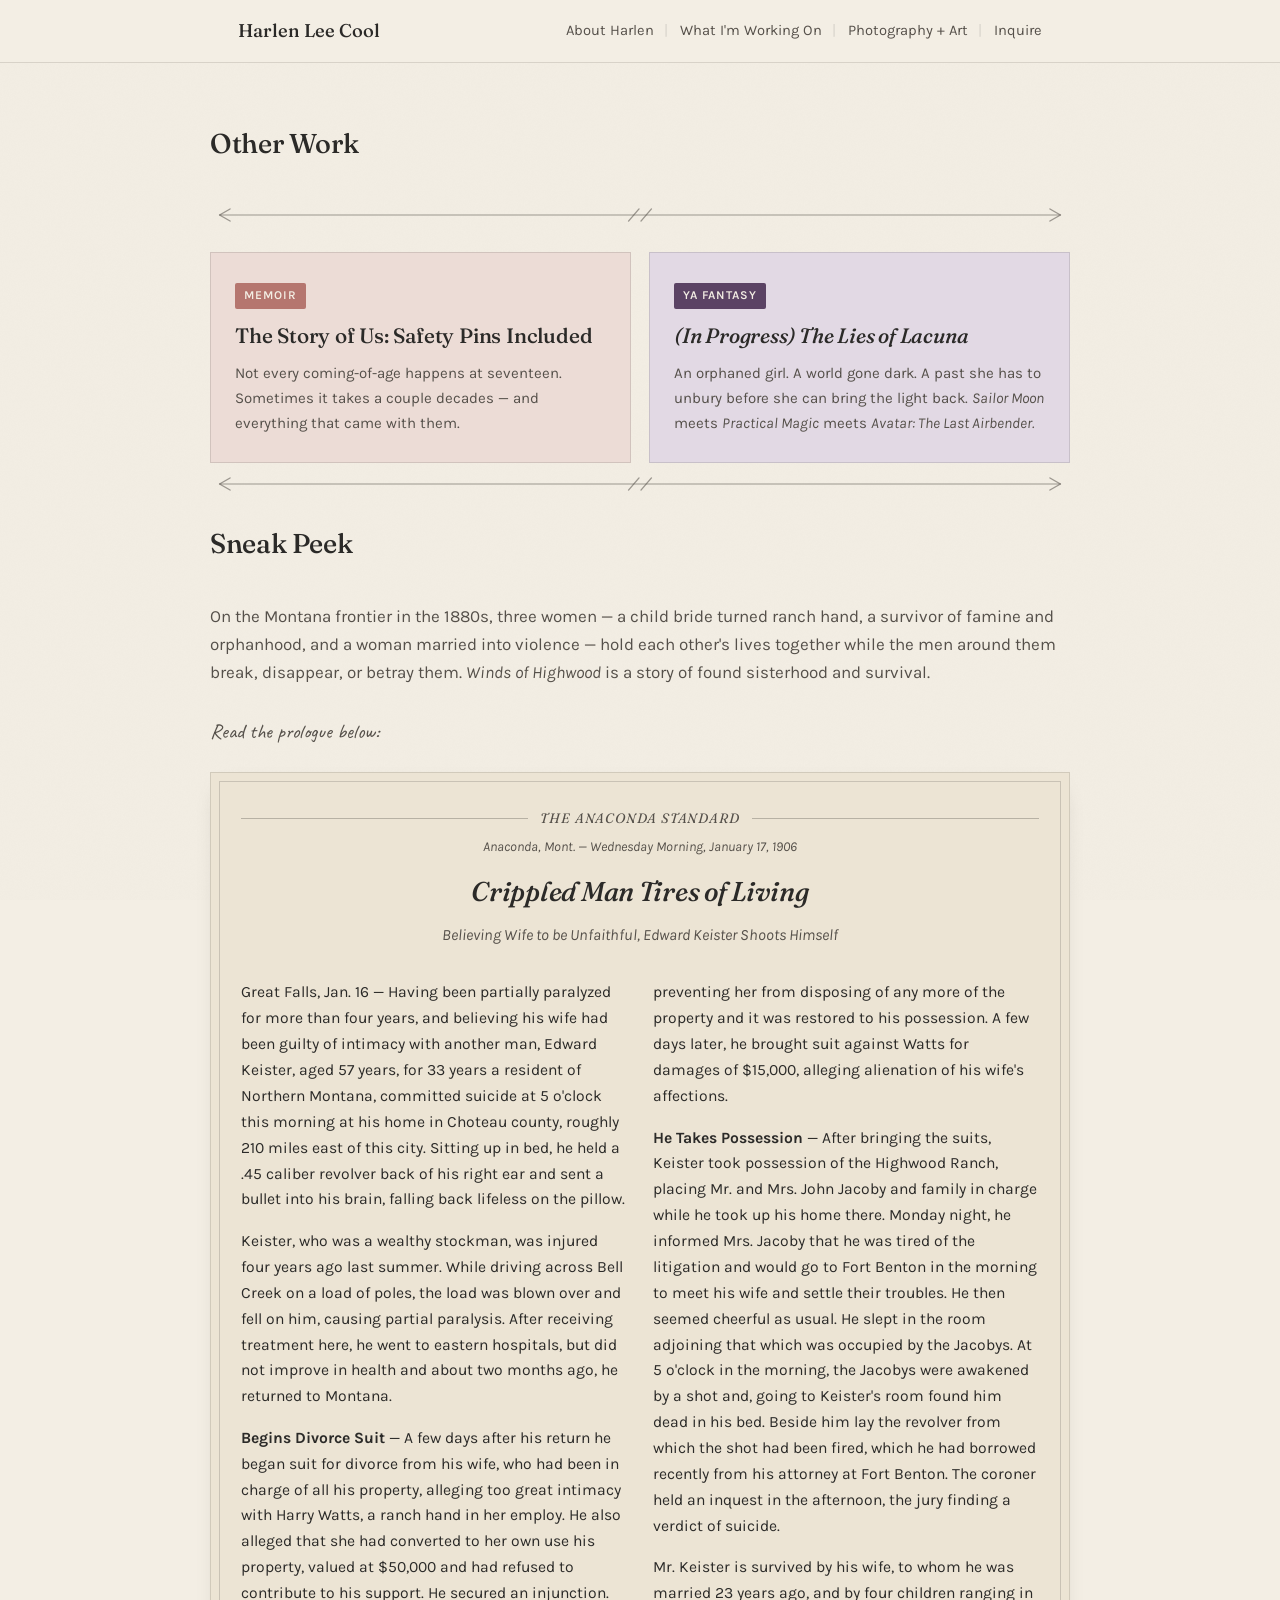
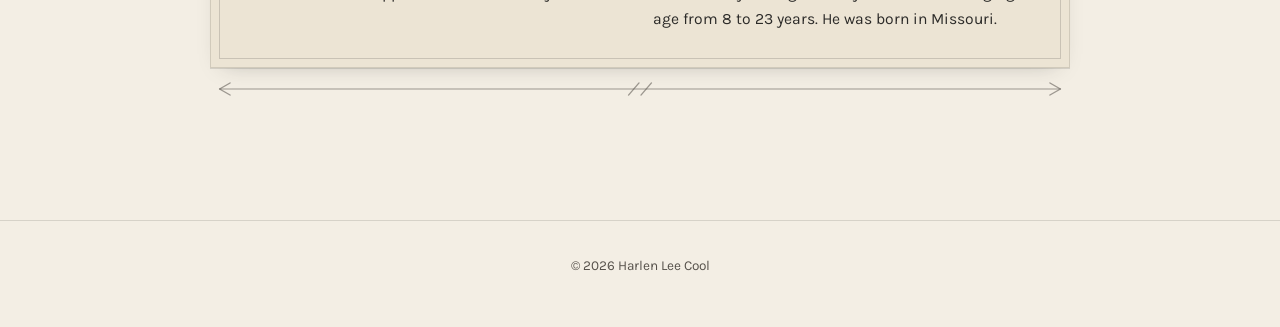
<file: work.html>
<!DOCTYPE html>
<html lang="en">
<head>
<meta charset="UTF-8">
<meta name="viewport" content="width=device-width, initial-scale=1.0">
<title>What I'm Working On &mdash; Harlen Lee Cool</title>
<link rel="preconnect" href="https://fonts.googleapis.com">
<link rel="preconnect" href="https://fonts.gstatic.com" crossorigin>
<link href="https://fonts.googleapis.com/css2?family=Fraunces:ital,opsz,wght@0,9..144,300;0,9..144,400;0,9..144,500;0,9..144,600;1,9..144,400;1,9..144,500&family=Karla:ital,wght@0,400;0,500;0,600;1,400&family=Caveat:wght@500;600&display=swap" rel="stylesheet">
<link rel="stylesheet" href="styles.css">
</head>
<body>
<nav>
  <div class="wrap">
    <a class="brand" href="index.html">Harlen Lee Cool</a>
    <button class="navtoggle" id="navToggle" aria-label="Open menu" aria-expanded="false">&#9776;</button>
    <ul class="navlinks" id="navLinks">
      <li><a href="about.html">About Harlen</a></li>
      <li><a href="work.html">What I'm Working On</a></li>
      <li><a href="photography.html">Photography + Art</a></li>
      <li><a href="inquire.html">Inquire</a></li>
    </ul>
  </div>
</nav>
<section class="section">
  <div class="wrap page-content">
    <div class="section-head reveal">
      <h2>Other Work</h2>
    </div>

    <div class="arrow-divider" aria-hidden="true">
      <svg viewBox="0 0 900 30" preserveAspectRatio="none" xmlns="http://www.w3.org/2000/svg">
        <line x1="10" y1="15" x2="890" y2="15" stroke="var(--ink-soft)" stroke-width="1.4" stroke-linecap="round" opacity="0.55"/>
        <path d="M10 15 L21 8 M10 15 L21 22" stroke="var(--ink-soft)" stroke-width="1.4" fill="none" stroke-linecap="round" opacity="0.55"/>
        <path d="M890 15 L879 8 M890 15 L879 22" stroke="var(--ink-soft)" stroke-width="1.4" fill="none" stroke-linecap="round" opacity="0.55"/>
        <line x1="438" y1="22" x2="449" y2="8" stroke="var(--ink-soft)" stroke-width="1.4" stroke-linecap="round" opacity="0.55"/>
        <line x1="451" y1="22" x2="462" y2="8" stroke="var(--ink-soft)" stroke-width="1.4" stroke-linecap="round" opacity="0.55"/>
      </svg>
    </div>

    <div class="works-grid">
      <a class="work-card memoir reveal" href="https://harlenatnight.substack.com" target="_blank" rel="noopener">
        <span class="kicker">Memoir</span>
        <h3>The Story of Us: Safety Pins Included</h3>
        <p>Not every coming-of-age happens at seventeen. Sometimes it takes a couple decades &mdash; and everything that came with them.</p>
      </a>

      <div class="work-card romantasy reveal">
        <span class="kicker">YA Fantasy</span>
        <h3><em>(In Progress) The Lies of Lacuna</em></h3>
        <p>An orphaned girl. A world gone dark. A past she has to unbury before she can bring the light back. <em>Sailor Moon</em> meets <em>Practical Magic</em> meets <em>Avatar: The Last Airbender.</em></p>
      </div>
    </div>

    <div class="arrow-divider" aria-hidden="true">
      <svg viewBox="0 0 900 30" preserveAspectRatio="none" xmlns="http://www.w3.org/2000/svg">
        <line x1="10" y1="15" x2="890" y2="15" stroke="var(--ink-soft)" stroke-width="1.4" stroke-linecap="round" opacity="0.55"/>
        <path d="M10 15 L21 8 M10 15 L21 22" stroke="var(--ink-soft)" stroke-width="1.4" fill="none" stroke-linecap="round" opacity="0.55"/>
        <path d="M890 15 L879 8 M890 15 L879 22" stroke="var(--ink-soft)" stroke-width="1.4" fill="none" stroke-linecap="round" opacity="0.55"/>
        <line x1="438" y1="22" x2="449" y2="8" stroke="var(--ink-soft)" stroke-width="1.4" stroke-linecap="round" opacity="0.55"/>
        <line x1="451" y1="22" x2="462" y2="8" stroke="var(--ink-soft)" stroke-width="1.4" stroke-linecap="round" opacity="0.55"/>
      </svg>
    </div>

    <div class="section-head reveal" style="margin-top:24px;">
      <h2>Sneak Peek</h2>
    </div>

    <p class="reveal" style="color:var(--ink-soft); max-width:none; margin-bottom:28px;">
      On the Montana frontier in the 1880s, three women &mdash; a child bride turned ranch hand, a survivor
      of famine and orphanhood, and a woman married into violence &mdash; hold each other's lives together
      while the men around them break, disappear, or betray them. <em>Winds of Highwood</em> is a story of
      found sisterhood and survival.
    </p>

    <p class="reveal" style="color:var(--ink-soft); font-family:'Caveat', cursive; font-size:1.3rem; margin-bottom:24px;">
      Read the prologue below:
    </p>

    <div class="clipping reveal">
      <div class="masthead">The Anaconda Standard</div>
      <div class="byline">Anaconda, Mont. &mdash; Wednesday Morning, January 17, 1906</div>
      <h3>Crippled Man Tires of Living</h3>
      <p class="deck" style="font-style:italic; color:var(--ink-soft); margin-bottom:16px; text-align:center;">Believing Wife to be Unfaithful, Edward Keister Shoots Himself</p>
      <div class="clipping-body">
      <div class="clip-col">
      <p>
        Great Falls, Jan. 16 &mdash; Having been partially paralyzed for more than four years, and believing
        his wife had been guilty of intimacy with another man, Edward Keister, aged 57 years, for 33 years
        a resident of Northern Montana, committed suicide at 5 o'clock this morning at his home in Choteau
        county, roughly 210 miles east of this city. Sitting up in bed, he held a .45 caliber revolver back
        of his right ear and sent a bullet into his brain, falling back lifeless on the pillow.
      </p>
      <p>
        Keister, who was a wealthy stockman, was injured four years ago last summer. While driving across
        Bell Creek on a load of poles, the load was blown over and fell on him, causing partial paralysis.
        After receiving treatment here, he went to eastern hospitals, but did not improve in health and
        about two months ago, he returned to Montana.
      </p>
      <p><strong>Begins Divorce Suit</strong> &mdash; A few days after his return he began suit for divorce
        from his wife, who had been in charge of all his property, alleging too great intimacy with Harry
        Watts, a ranch hand in her employ. He also alleged that she had converted to her own use his
        property, valued at $50,000 and had refused to contribute to his support. He secured an injunction.
      </p>
      </div>
      <div class="clip-col">
      <p>
        preventing her from disposing of any more of the property and it was restored to his possession.
        A few days later, he brought suit against Watts for damages of $15,000, alleging alienation of his
        wife's affections.
      </p>
      <p><strong>He Takes Possession</strong> &mdash; After bringing the suits, Keister took possession of
        the Highwood Ranch, placing Mr. and Mrs. John Jacoby and family in charge while he took up his home
        there. Monday night, he informed Mrs. Jacoby that he was tired of the litigation and would go to
        Fort Benton in the morning to meet his wife and settle their troubles. He then seemed cheerful as
        usual. He slept in the room adjoining that which was occupied by the Jacobys. At 5 o'clock in the
        morning, the Jacobys were awakened by a shot and, going to Keister's room found him dead in his
        bed. Beside him lay the revolver from which the shot had been fired, which he had borrowed
        recently from his attorney at Fort Benton. The coroner held an inquest in the afternoon, the jury
        finding a verdict of suicide.
      </p>
      <p>
        Mr. Keister is survived by his wife, to whom he was married 23 years ago, and by four children
        ranging in age from 8 to 23 years. He was born in Missouri.
      </p>
      </div>
      </div>
    </div>
    <div class="arrow-divider" aria-hidden="true">
      <svg viewBox="0 0 900 30" preserveAspectRatio="none" xmlns="http://www.w3.org/2000/svg">
        <line x1="10" y1="15" x2="890" y2="15" stroke="var(--ink-soft)" stroke-width="1.4" stroke-linecap="round" opacity="0.55"/>
        <path d="M10 15 L21 8 M10 15 L21 22" stroke="var(--ink-soft)" stroke-width="1.4" fill="none" stroke-linecap="round" opacity="0.55"/>
        <path d="M890 15 L879 8 M890 15 L879 22" stroke="var(--ink-soft)" stroke-width="1.4" fill="none" stroke-linecap="round" opacity="0.55"/>
        <line x1="438" y1="22" x2="449" y2="8" stroke="var(--ink-soft)" stroke-width="1.4" stroke-linecap="round" opacity="0.55"/>
        <line x1="451" y1="22" x2="462" y2="8" stroke="var(--ink-soft)" stroke-width="1.4" stroke-linecap="round" opacity="0.55"/>
      </svg>
    </div>
  </div>
</section>

<footer>
  <div class="wrap" style="display:flex; justify-content:center; width:100%;">
    <span>&copy; 2026 Harlen Lee Cool</span>
  </div>
</footer>
<script src="script.js"></script>
</body>
</html>
</file>
<file: styles.css>
:root{
    --paper: #f3eee4;
    --paper-deep: #ece4d4;
    --ink: #2b2a28;
    --ink-soft: #55504a;
    --rose: #b5766f;
    --rose-tint: #ecdcd6;
    --sage: #6f7f5c;
    --sage-tint: #dee3d2;
    --leaf: #2e3f27;
    --leaf-deep: #1c2818;
    --sil: #100c10;
    --sky-through: #4a3a5c;
    --ground-slate: #5b6472;
    --mtn-far: #767ea8;
    --mtn-near: #4d5278;
    --plum: #5b4364;
    --plum-tint: #e2d9e4;
    --wine: #6e3a3a;
    --wine-tint: #e9d9d4;
    --rule: rgba(43,42,40,0.14);
  }

  *{box-sizing:border-box;}
  html{scroll-behavior:smooth;}

  body{
    margin:0;
    background:var(--paper);
    color:var(--ink);
    font-family:'Karla', sans-serif;
    font-size:17px;
    line-height:1.65;
    position:relative;
  }

  body::before{
    content:"";
    position:fixed; inset:0;
    z-index:0; pointer-events:none;
    opacity:0.5;
    mix-blend-mode:multiply;
    background-image:url("data:image/svg+xml,%3Csvg xmlns='http://www.w3.org/2000/svg' width='140' height='140'%3E%3Cfilter id='n'%3E%3CfeTurbulence type='fractalNoise' baseFrequency='0.85' numOctaves='2' stitchTiles='stitch'/%3E%3CfeColorMatrix type='matrix' values='0 0 0 0 0.17  0 0 0 0 0.165  0 0 0 0 0.157  0 0 0 0.035 0'/%3E%3C/filter%3E%3Crect width='100%25' height='100%25' filter='url(%23n)'/%3E%3C/svg%3E");
  }

  nav, header, section, footer{position:relative; z-index:1;}

  @media (prefers-reduced-motion: reduce){
    *{animation:none !important; transition:none !important;}
  }

  h1,h2,h3{
    font-family:'Fraunces', serif;
    font-weight:500;
    margin:0;
    letter-spacing:-0.01em;
  }

  .note{
    font-family:'Caveat', cursive;
    color:var(--rose);
    font-size:1.35rem;
    line-height:1.1;
  }

  a{color:inherit;}
  a:focus-visible, button:focus-visible{outline:2px solid var(--ink); outline-offset:3px;}

  .wrap{max-width:860px; margin:0 auto; padding:0 28px;}

  /* NAV */
  nav{
    position:sticky; top:0; z-index:10;
    background:rgba(243,238,228,0.92);
    backdrop-filter:blur(6px);
    border-bottom:1px solid var(--rule);
  }
  nav .wrap{
    display:flex; align-items:center; justify-content:space-between;
    padding-top:16px; padding-bottom:16px;
  }
  .brand{font-family:'Fraunces', serif; font-weight:500; font-size:1.15rem; text-decoration:none; color:var(--ink);}
  .navlinks{display:flex; gap:26px; list-style:none; margin:0; padding:0; font-size:0.92rem;}
  .navlinks li{position:relative;}
  .navlinks li:not(:last-child)::after{
    content:"|";
    position:absolute; right:-14px; top:0;
    color:var(--rule);
  }
  .navlinks a{text-decoration:none; color:var(--ink-soft); border-bottom:1px solid transparent; padding-bottom:2px;}
  .navlinks a:hover{border-bottom-color:var(--ink-soft);}
  .navtoggle{display:none; background:none; border:none; font-size:1.5rem; cursor:pointer; color:var(--ink);}

  @media (max-width:640px){
    .navlinks{
      position:absolute; top:100%; left:0; right:0;
      flex-direction:column; gap:0;
      background:var(--paper); border-bottom:1px solid var(--rule);
      max-height:0; overflow:hidden; transition:max-height 0.3s ease;
    }
    .navlinks.open{max-height:260px;}
    .navlinks li::after{display:none;}
    .navlinks a{display:block; padding:14px 28px; border-bottom:1px solid var(--rule);}
    .navtoggle{display:block;}
  }

  .home nav{
    position:fixed !important; top:0; left:0; right:0;
    background:transparent !important;
    backdrop-filter:none !important;
    border-bottom:none !important;
  }
  .home nav .brand{color:var(--paper) !important;}
  .home nav .navlinks a{color:rgba(243,238,228,0.85) !important;}
  .home nav .navlinks li::after{color:rgba(243,238,228,0.4);}
  .home nav .navtoggle{color:var(--paper) !important;}
  @media (max-width:640px){
    .home nav .navlinks{background:var(--paper) !important;}
    .home nav .navlinks a{color:var(--ink-soft) !important;}
  }

  .home footer{
    position:fixed !important; bottom:0; left:0; right:0;
    background:transparent !important;
    border-top:none !important;
    color:rgba(243,238,228,0.85) !important;
    padding:0 0 18px !important;
    z-index:5;
  }

  /* HERO */
  html, body{margin:0; padding:0;}
  .hero{
    position:relative; overflow:hidden;
    display:flex; flex-direction:column; justify-content:flex-end;
    height:100vh; height:100dvh;
    padding:48px 0 80px;
    background:#0d0f18 url('hero-photo.jpg') center 70% / cover no-repeat;
  }
  .hero .eyebrow{margin-bottom:14px;}
  .hero h1{font-size:clamp(1.1rem, 2.8vw, 1.9rem); line-height:1.1; color:var(--paper); white-space:nowrap;}
  .hero h1 .letter{
    display:inline-block;
    opacity:0;
    animation:letterFade 0.7s ease forwards;
  }
  @keyframes letterFade{
    to{ opacity:1; }
  }
  @media (max-width:640px){
    .hero h1{white-space:normal; font-size:clamp(1rem, 5vw, 1.5rem);}
  }
  .hero .tagline{
    margin-top:22px; max-width:520px;
    font-size:1.08rem; color:rgba(243,238,228,0.85);
  }

  .hero-stars-full{
    position:absolute; inset:0;
    width:100%; height:100%;
    pointer-events:none;
    z-index:0;
  }
  .hero-scene{
    position:absolute; inset:0;
    width:100%; height:100%;
    pointer-events:none;
    z-index:0;
  }
  .wind-draw{
    stroke-dasharray:100;
    stroke-dashoffset:100;
    animation:windDraw 6s ease-in-out infinite;
  }
  @keyframes windDraw{
    0%   { stroke-dashoffset:100; }
    50%  { stroke-dashoffset:0; }
    100% { stroke-dashoffset:-100; }
  }
  @keyframes sway{
    0%, 100%{ transform:rotate(-2deg); }
    50%{ transform:rotate(2deg); }
  }
  .hero .wrap{position:absolute; top:36%; left:0; right:0; z-index:1; text-align:center;}

  .hero-moon{
    position:absolute; top:36px; right:36px;
    width:67px; height:67px;
    z-index:0;
    opacity:0.92;
    filter:drop-shadow(0 0 14px rgba(246,229,200,0.55));
  }
  @media (max-width:520px){
    .hero-moon{width:46px; height:46px; top:22px; right:22px;}
  }

  .twinkle{
    animation:twinkle 2.8s ease-in-out infinite;
  }
  @keyframes twinkle{
    0%, 100%{ opacity:0.3; }
    50%{ opacity:0.9; }
  }

  /* SCROLL REVEAL */
  .reveal{opacity:0; transform:translateY(18px); transition:opacity 0.7s ease, transform 0.7s ease;}
  .reveal.in-view{opacity:1; transform:none;}

  /* VINE DIVIDER */
  .arrow-divider{
    width:100%; overflow:hidden;
    line-height:0;
    margin:8px 0 24px;
  }
  .arrow-divider svg{width:100%; height:26px; display:block;}

  .vine-divider{
    width:100%; overflow:hidden;
    line-height:0;
    color:var(--leaf);
    opacity:0.75;
    margin-bottom:2px;
  }
  .vine-divider svg{width:100%; height:30px; display:block;}

  /* SECTION HEADERS */
  .section{padding:38px 0;}
  .section-head{
    display:flex; align-items:baseline; gap:16px; flex-wrap:wrap;
    margin-bottom:36px;
  }
  .section-head h2{font-size:1.7rem;}
  .section-head .note{transform:rotate(-2deg);}

  /* CLIPPING (Mothers of Highwood) */
  .clipping{
    background:var(--paper-deep);
    border:1px solid var(--rule);
    padding:34px 30px;
    position:relative;
    box-shadow:0 1px 0 var(--rule), 0 8px 22px -14px rgba(43,42,40,0.35);
  }
  .clipping::before{
    content:"";
    position:absolute; inset:8px;
    border:1px solid rgba(43,42,40,0.18);
    pointer-events:none;
  }
  .clipping .masthead{
    font-family:'Fraunces', serif; font-style:italic; font-weight:400;
    font-size:0.85rem; letter-spacing:0.06em; text-transform:uppercase;
    color:var(--ink-soft); margin-bottom:6px;
    display:flex; align-items:center; gap:12px; text-align:center;
  }
  .clipping .masthead::before, .clipping .masthead::after{
    content:""; flex:1; height:1px; background:var(--ink-soft); opacity:0.35;
  }
  .clipping h3{
    font-size:1.7rem; font-style:italic; margin-bottom:14px; line-height:1.15; text-align:center;
  }
  .clipping .byline{
    font-size:0.85rem; color:var(--ink-soft); margin-bottom:18px; font-style:italic; text-align:center;
  }
  .clipping p{
    font-size:0.98rem;
  }
  .clipping-body{
    display:flex; flex-direction:column; gap:0;
  }
  .clip-col p:last-child{margin-bottom:0;}
  @media (min-width:600px){
    .clipping-body{flex-direction:row; gap:26px; align-items:flex-start;}
    .clip-col{flex:1 1 0; min-width:0;}
  }
  .clipping .tag{
    display:inline-block; margin-top:20px;
    font-family:'Caveat', cursive; font-size:1.2rem;
    color:var(--sage);
  }

  /* WORKS GRID */
  .works-grid{display:grid; grid-template-columns:1fr; gap:18px;}
  @media (min-width:640px){
    .works-grid{grid-template-columns:1fr 1fr;}
  }
  .work-card{
    display:block;
    padding:26px 24px;
    border:1px solid var(--rule);
    position:relative;
    text-decoration:none;
    transition:transform 0.18s ease;
  }
  .work-card:hover{transform:translateY(-3px);}
  .work-card .kicker{
    font-size:0.75rem; text-transform:uppercase; letter-spacing:0.08em;
    font-weight:600; margin-bottom:10px; display:inline-block;
    padding:3px 9px; border-radius:2px;
  }
  .work-card h3{font-size:1.3rem; margin-bottom:8px;}
  .work-card p{font-size:0.94rem; color:var(--ink-soft); margin:0;}
  .work-card.memoir{background:var(--rose-tint);}
  .work-card.memoir .kicker{background:var(--rose); color:var(--paper);}
  .work-card.romantasy{background:var(--plum-tint);}
  .work-card.romantasy .kicker{background:var(--plum); color:var(--paper);}

  .paw{
    display:inline-block;
    width:1em; height:1em;
    vertical-align:-0.12em;
    margin-right:6px;
    color:var(--rose);
  }

  /* ABOUT */
  .about-intro, .about-outro{max-width:720px; margin:0 auto 32px;}
  .about-intro p, .about-outro p{margin:0 0 16px; text-align:justify; hyphens:auto;}
  .about-intro p:last-child, .about-outro p:last-child{margin-bottom:0;}

  .about-mid-grid{
    display:flex; flex-direction:column; gap:28px;
    margin-bottom:32px;
  }
  @media (min-width:760px){
    .about-mid-grid{
      display:grid;
      grid-template-columns:1fr minmax(200px, 240px) 1fr;
      align-items:center;
      gap:32px;
    }
  }
  .about-text-left p, .about-text-right p{margin:0; text-align:justify; hyphens:auto;}
  .about-intro p.pull-quote{
    display:table; margin:0 auto 16px;
    font-family:'Fraunces', serif; font-style:italic; font-size:1.2rem;
    color:var(--ink-soft); text-align:center;
    padding:0 18px;
    border-left:2px solid var(--rule);
    border-right:2px solid var(--rule);
  }
  .signoff{font-family:'Caveat', cursive; font-size:1.6rem; color:var(--ink-soft); margin-top:12px;}

  .about-photo{
    position:relative;
    width:200px;
    margin:0 auto;
  }
  .about-photo .frame{
    position:relative;
    width:100%;
    aspect-ratio:4/5;
    border-radius:50%;
    padding:11px;
    background:
      radial-gradient(ellipse at 32% 24%, #f6e7b6 0%, #d9b661 28%, #a9782f 55%, #7c5a22 78%, #e8cd85 100%);
    box-shadow:
      0 0 0 1px #5c421a,
      0 0 0 4px #caa855,
      0 0 0 5px #5c421a,
      0 16px 30px -12px rgba(20,14,6,0.55);
  }
  .about-photo .frame::before{
    content:"";
    position:absolute; inset:11px;
    border-radius:50%;
    box-shadow:inset 0 0 0 2px rgba(255,255,255,0.35), inset 0 2px 10px rgba(0,0,0,0.35);
    pointer-events:none;
  }
  .about-photo .photo-slot{
    width:100%; height:100%;
    border-radius:50%;
    background:var(--paper-deep);
    display:flex; align-items:center; justify-content:center;
    text-align:center; padding:14px;
    color:var(--ink-soft); font-size:0.8rem; line-height:1.4;
    overflow:hidden;
  }
  .about-photo .flourish{
    position:absolute; top:-16px; left:50%; transform:translateX(-50%);
    width:56px; height:auto;
    color:#c9a855;
    filter:drop-shadow(0 2px 3px rgba(20,14,6,0.4));
  }

  /* CONNECT */
  .connect-links{
    display:flex; flex-wrap:wrap; gap:14px; margin-top:28px;
  }
  .connect-links a{
    text-decoration:none;
    border:1px solid var(--ink);
    padding:11px 22px;
    font-size:0.92rem;
    display:inline-block;
    transition:background 0.15s ease, color 0.15s ease;
  }
  .connect-links a:hover{background:var(--ink); color:var(--paper);}
  .connect-links a.primary{background:var(--ink); color:var(--paper);}
  .connect-links a.primary:hover{background:var(--ink-soft);}

  footer{
    border-top:1px solid var(--rule);
    padding:34px 0 50px;
    font-size:0.85rem; color:var(--ink-soft);
    display:flex; justify-content:space-between; flex-wrap:wrap; gap:10px;
  }

/* HOME PAGE LINK CARDS */
.explore-grid{
  display:grid; grid-template-columns:1fr; gap:18px;
  padding:56px 0;
}
@media (min-width:640px){
  .explore-grid{grid-template-columns:1fr 1fr;}
}
.explore-card{
  display:block;
  padding:30px 26px;
  background:var(--paper-deep);
  border:1px solid var(--rule);
  text-decoration:none;
  color:var(--ink);
  transition:transform 0.18s ease;
}
.explore-card:hover{transform:translateY(-3px);}
.explore-card h2{font-size:1.4rem; margin-bottom:8px;}
.explore-card p{font-size:0.94rem; color:var(--ink-soft); margin:0;}
.explore-card .arrow{
  display:inline-block; margin-top:14px;
  font-family:'Caveat', cursive; font-size:1.15rem;
  color:var(--rose);
}

/* INTERIOR PAGE HEADER SPACING */
.page-content{padding:20px 0 56px;}

/* PHOTOGRAPHY GALLERY */
.photo-grid{
  display:grid;
  grid-template-columns:repeat(3, 1fr);
  gap:10px;
  margin-bottom:20px;
}
@media (max-width:640px){
  .photo-grid{grid-template-columns:repeat(2, 1fr);}
}
.photo-thumb{
  position:relative;
  padding:0; border:none;
  background:var(--paper-deep);
  aspect-ratio:1/1;
  overflow:hidden;
  cursor:pointer;
  display:block;
}
.photo-thumb img{
  width:100%; height:100%;
  object-fit:cover;
  display:block;
  transition:transform 0.3s ease;
}
.photo-thumb:hover img{transform:scale(1.05);}

.lightbox{
  display:none;
  position:fixed; inset:0;
  z-index:100;
  background:rgba(15,13,12,0.94);
  align-items:center; justify-content:center;
}
.lightbox.open{display:flex;}
.lightbox-img{
  max-width:88vw; max-height:86vh;
  object-fit:contain;
  box-shadow:0 20px 50px -20px rgba(0,0,0,0.6);
}
.lightbox-close{
  position:absolute; top:20px; right:24px;
  background:none; border:none;
  color:var(--paper); font-size:2.2rem; line-height:1;
  cursor:pointer; padding:6px 10px;
}
.lightbox-nav{
  position:absolute; top:50%; transform:translateY(-50%);
  background:rgba(243,238,228,0.12);
  border:none; color:var(--paper);
  font-size:2.4rem; line-height:1;
  width:52px; height:64px;
  cursor:pointer;
  display:flex; align-items:center; justify-content:center;
  transition:background 0.15s ease;
}
.lightbox-nav:hover{background:rgba(243,238,228,0.22);}
.lightbox-prev{left:12px;}
.lightbox-next{right:12px;}
@media (max-width:640px){
  .lightbox-nav{width:42px; height:52px; font-size:2rem;}
  .lightbox-close{top:10px; right:12px; font-size:1.9rem;}
}
</file>
